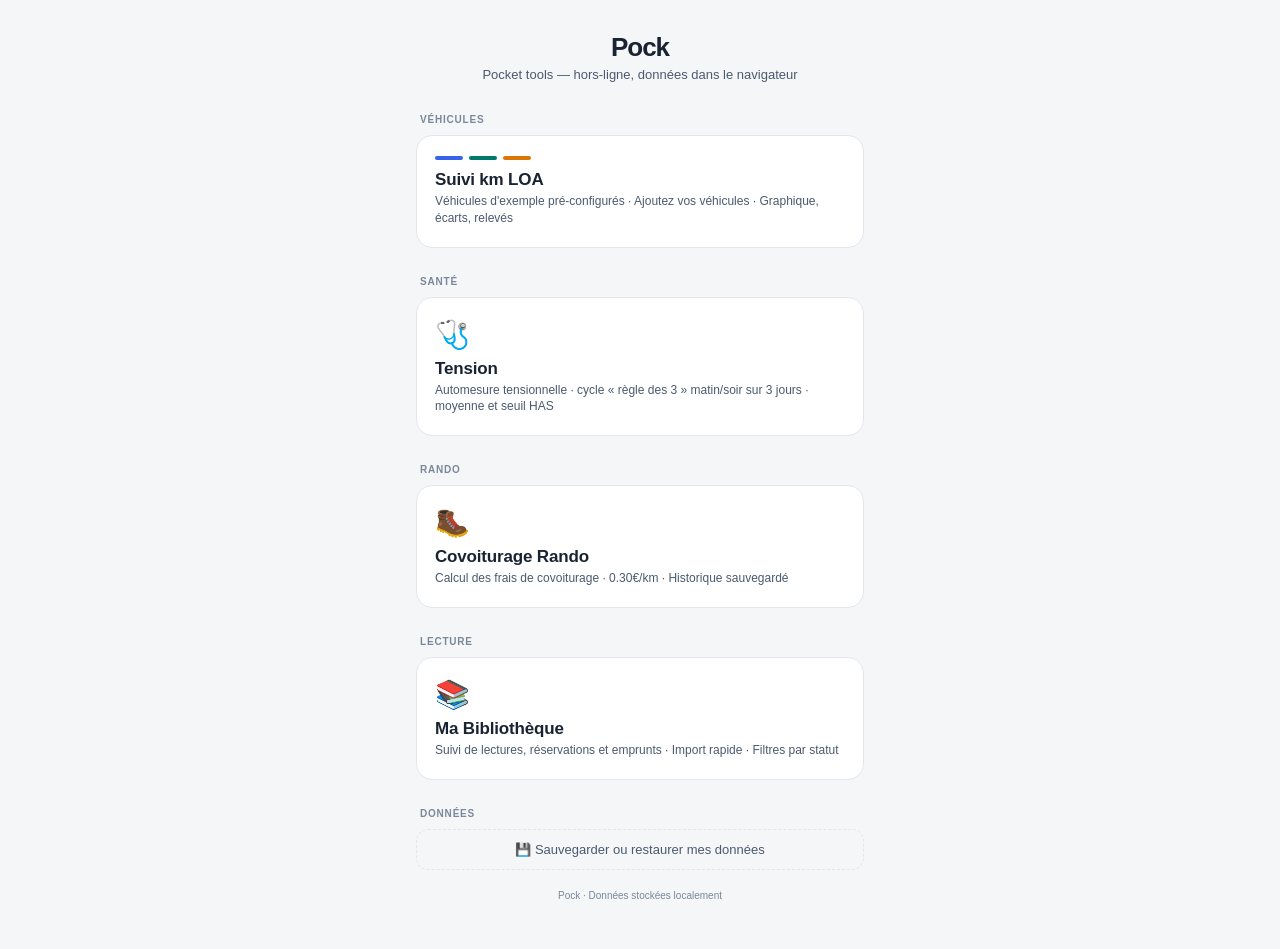
<file: index.html>
<!DOCTYPE html>
<html lang="fr">
<head>
<meta charset="UTF-8">
<meta name="viewport" content="width=device-width, initial-scale=1.0">
<title>Pock — Pocket Tools</title>
<meta name="description" content="Pock — pocket tools personnels, hors-ligne">
<meta name="theme-color" content="#1a2332" media="(prefers-color-scheme: light)">
<meta name="theme-color" content="#0c0e14" media="(prefers-color-scheme: dark)">
<meta name="apple-mobile-web-app-capable" content="yes">
<meta name="apple-mobile-web-app-status-bar-style" content="black-translucent">
<meta name="apple-mobile-web-app-title" content="Pock">
<link rel="manifest" href="manifest.json">
<link rel="icon" href="icon-192-v2.png" type="image/png">
<link rel="apple-touch-icon" href="apple-touch-icon-v2.png">
<link rel="stylesheet" href="common.css">
<style>
  .wrap { max-width:480px; width:100%; margin:0 auto; padding:32px 16px 48px; }
  h1 { font-size:26px; font-weight:700; letter-spacing:-0.04em; text-align:center; margin-bottom:4px; }
  .tagline { text-align:center; font-size:13px; color:var(--text2); margin-bottom:32px; }
  .section-label { font-size:10px; font-weight:700; text-transform:uppercase; letter-spacing:0.08em; color:var(--text3); margin-bottom:10px; padding-left:4px; }
  .cards { display:flex; flex-direction:column; gap:10px; margin-bottom:28px; }
  a.card { display:block; text-decoration:none; background:var(--surface); border:1px solid var(--border); border-radius:16px; padding:20px 18px; transition:transform .15s,box-shadow .15s; color:var(--text); }
  a.card:hover { transform:translateY(-2px); box-shadow:0 8px 24px rgba(0,0,0,.06); }
  .card-icon { font-size:28px; margin-bottom:8px; }
  .card-dots { display:flex; gap:6px; margin-bottom:10px; }
  .card-dots span { width:28px; height:4px; border-radius:2px; }
  .card-name { font-size:17px; font-weight:700; color:var(--text); margin-bottom:3px; letter-spacing:-0.01em; }
  .card-detail { font-size:12px; color:var(--text2); line-height:1.4; }

  /* Data panel */
  .data-toggle { width:100%; background:none; border:1px dashed var(--border); border-radius:12px; padding:12px; font-size:13px; color:var(--text2); cursor:pointer; font-family:var(--font-sans); display:flex; align-items:center; justify-content:center; gap:8px; transition:all .15s; }
  .data-toggle:hover { border-color:var(--text3); color:var(--text); }
  .data-panel { background:var(--surface); border:1px solid var(--border); border-radius:12px; padding:16px; margin-top:10px; animation:pockFadeIn .25s ease both; }
  .data-panel h3 { font-size:13px; font-weight:700; margin-bottom:6px; }
  .data-panel p { font-size:12px; color:var(--text2); line-height:1.5; margin-bottom:12px; }
  .data-actions { display:flex; gap:8px; flex-wrap:wrap; }
  .data-btn { flex:1; min-width:120px; padding:10px 12px; font-size:13px; font-weight:600; border-radius:8px; border:1px solid var(--border); background:var(--bg); cursor:pointer; font-family:var(--font-sans); color:var(--text); }
  .data-btn:hover { border-color:var(--text3); }
  .data-btn.primary { background:var(--accent); color:#fff; border-color:var(--accent); }
  .data-btn.primary:hover { opacity:.9; }
  .data-msg { font-size:12px; margin-top:10px; padding:8px 10px; border-radius:6px; }
  .data-msg.ok { background:#ecfdf5; color:#166534; border:1px solid #6ee7b7; }
  .data-msg.err { background:#fef2f2; color:#991b1b; border:1px solid #fca5a5; }
  .data-mode { display:flex; gap:6px; margin-top:8px; font-size:12px; color:var(--text2); }
  .data-mode label { display:flex; gap:4px; cursor:pointer; align-items:center; }
  .data-input { width:100%; padding:10px 12px; font-size:16px; border:1px solid var(--border); border-radius:8px; background:var(--bg); color:var(--text); font-family:var(--font-sans); margin-bottom:8px; }
  .sync-status { font-size:12px; color:var(--text2); margin-bottom:10px; }

  .footer { text-align:center; font-size:10px; color:var(--text3); margin-top:20px; }

  a.card { animation:pockFadeIn .35s ease both; }
  a.card:nth-child(2) { animation-delay:.06s; }

  /* Dark mode — pastels d'état illisibles sur fond sombre, dérivés en teintes
     foncées (la palette de base est gérée par common.css). */
  @media (prefers-color-scheme: dark) {
    a.card:hover { box-shadow:0 8px 24px rgba(0,0,0,.4); }
    .data-msg.ok  { background:#0e2a1f; color:#6ee7b7; border-color:#1f5e44; }
    .data-msg.err { background:#2a1416; color:#fca5a5; border-color:#5e2730; }
  }
</style>
</head>
<body>
<div class="wrap">
  <h1>Pock</h1>
  <p class="tagline">Pocket tools — hors-ligne, données dans le navigateur</p>

  <div class="section-label">Véhicules</div>
  <div class="cards">
    <a class="card" href="suivi-km-loa.html">
      <div class="card-dots" aria-hidden="true"><span style="background:#3563e9"></span><span style="background:#00796b"></span><span style="background:#d97706"></span></div>
      <div class="card-name">Suivi km LOA</div>
      <div class="card-detail">Véhicules d'exemple pré-configurés · Ajoutez vos véhicules · Graphique, écarts, relevés</div>
    </a>
  </div>

  <div class="section-label">Santé</div>
  <div class="cards">
    <a class="card" href="hta.html">
      <div class="card-icon" aria-hidden="true">🩺</div>
      <div class="card-name">Tension</div>
      <div class="card-detail">Automesure tensionnelle · cycle « règle des 3 » matin/soir sur 3 jours · moyenne et seuil HAS</div>
    </a>
  </div>

  <div class="section-label">Rando</div>
  <div class="cards">
    <a class="card" href="covoiturage-rando.html">
      <div class="card-icon" aria-hidden="true">🥾</div>
      <div class="card-name">Covoiturage Rando</div>
      <div class="card-detail">Calcul des frais de covoiturage · 0.30€/km · Historique sauvegardé</div>
    </a>
  </div>

  <div class="section-label">Lecture</div>
  <div class="cards">
    <a class="card" href="bibliotheque.html">
      <div class="card-icon" aria-hidden="true">📚</div>
      <div class="card-name">Ma Bibliothèque</div>
      <div class="card-detail">Suivi de lectures, réservations et emprunts · Import rapide · Filtres par statut</div>
    </a>
  </div>

  <div class="section-label">Données</div>
  <button class="data-toggle" id="dataToggle" aria-expanded="false" aria-controls="dataPanel">
    💾 Sauvegarder ou restaurer mes données
  </button>
  <div class="data-panel" id="dataPanel" hidden>
    <h3>Export</h3>
    <p>Télécharge un fichier JSON contenant toutes tes données (covoit, véhicules, relevés, livres). À conserver hors du navigateur.</p>
    <div class="data-actions">
      <button class="data-btn primary" id="btnExport">⬇ Télécharger l'export</button>
    </div>
    <h3 style="margin-top:16px">Import</h3>
    <p>Restaure depuis un fichier <code>pock-backup-*.json</code>.</p>
    <div class="data-mode">
      <label><input type="radio" name="importMode" value="merge" checked> Fusionner</label>
      <label><input type="radio" name="importMode" value="replace"> Remplacer tout</label>
    </div>
    <div class="data-actions" style="margin-top:10px">
      <input type="file" id="fileInput" accept="application/json,.json" style="display:none">
      <button class="data-btn" id="btnImport">⬆ Choisir un fichier</button>
    </div>
    <h3 style="margin-top:16px">Synchronisation</h3>
    <p>Optionnelle. Copie serveur personnelle (URL + token fournis par l'administrateur du serveur) : tes données sont synchronisées entre appareils et survivent à un nettoyage du navigateur. Sans configuration, rien n'est jamais envoyé nulle part.</p>
    <div class="sync-status" id="syncStatus"></div>
    <label for="syncUrl" style="font-size:12px;color:var(--text2)">URL du serveur</label>
    <input class="data-input" id="syncUrl" type="url" placeholder="https://exemple.duckdns.org" autocomplete="off">
    <label for="syncToken" style="font-size:12px;color:var(--text2)">Token</label>
    <input class="data-input" id="syncToken" type="password" placeholder="token" autocomplete="off">
    <div class="data-actions">
      <button class="data-btn primary" id="btnSyncEnable">Activer et tester</button>
      <button class="data-btn" id="btnSyncDisable">Désactiver</button>
    </div>
    <h3 style="margin-top:16px">État</h3>
    <p style="margin-bottom:6px" id="diagVersion">Version : —</p>
    <p style="margin-bottom:6px" id="diagSw">Service worker : —</p>
    <p style="margin-bottom:0" id="diagSync">Sync : —</p>
    <div id="dataMsg"></div>
  </div>

  <div class="footer">Pock · Données stockées localement</div>
</div>
<script src="common.js"></script>
<script>
  const toggle = document.getElementById('dataToggle');
  const panel = document.getElementById('dataPanel');
  toggle.addEventListener('click', () => {
    const open = !panel.hasAttribute('hidden');
    if (open) { panel.setAttribute('hidden', ''); toggle.setAttribute('aria-expanded', 'false'); }
    else { panel.removeAttribute('hidden'); toggle.setAttribute('aria-expanded', 'true'); refreshDiag(); }
  });

  document.getElementById('btnExport').addEventListener('click', () => {
    try {
      pockExportToFile();
      showMsg('Export téléchargé.', 'ok');
    } catch (err) {
      showMsg('Erreur : ' + err.message, 'err');
    }
  });

  const fileInput = document.getElementById('fileInput');
  document.getElementById('btnImport').addEventListener('click', () => fileInput.click());
  fileInput.addEventListener('change', async () => {
    const file = fileInput.files[0];
    if (!file) return;
    const mode = document.querySelector('input[name="importMode"]:checked').value;
    const warning = mode === 'replace'
      ? 'Remplacer TOUTES les données actuelles par celles du fichier ?\n(Données actuelles perdues définitivement)'
      : 'Importer les données du fichier et les fusionner avec les données actuelles ?';
    if (!confirm(warning)) { fileInput.value = ''; return; }
    try {
      const text = await file.text();
      const count = pockImportFromJSON(text, mode);
      showMsg('✓ ' + count + ' clé' + (count > 1 ? 's' : '') + ' importée' + (count > 1 ? 's' : '') + '. Recharge une app pour voir.', 'ok');
    } catch (err) {
      showMsg('Erreur : ' + err.message, 'err');
    } finally {
      fileInput.value = '';
    }
  });

  const syncUrl = document.getElementById('syncUrl');
  const syncToken = document.getElementById('syncToken');
  function refreshSyncStatus() {
    const cfg = pockSyncConfig();
    document.getElementById('syncStatus').textContent =
      cfg ? 'Sync activée vers ' + cfg.url : 'Sync désactivée.';
    if (cfg) syncUrl.value = cfg.url;
  }
  refreshSyncStatus();

  document.getElementById('btnSyncEnable').addEventListener('click', async () => {
    const url = syncUrl.value.trim().replace(/\/+$/, '');
    const token = syncToken.value.trim();
    if (!url || !token) { showMsg('URL et token requis.', 'err'); return; }
    if (!/^https:\/\//.test(url)) { showMsg("L'URL doit être en https://", 'err'); return; }
    try {
      const resp = await fetch(url + '/pock/km', { headers: { 'Authorization': 'Bearer ' + token } });
      if (resp.status === 401) { showMsg('Token refusé par le serveur.', 'err'); return; }
      if (!resp.ok && resp.status !== 404) { showMsg('Serveur injoignable (HTTP ' + resp.status + ').', 'err'); return; }
    } catch (err) {
      showMsg('Serveur injoignable : ' + err.message, 'err');
      return;
    }
    localStorage.setItem('pock-sync-url', url);
    localStorage.setItem('pock-sync-token', token);
    syncToken.value = '';
    refreshSyncStatus();
    showMsg('✓ Sync activée. Récupération des données…', 'ok');
    pockSyncPullAll();
  });

  document.getElementById('btnSyncDisable').addEventListener('click', () => {
    localStorage.removeItem('pock-sync-url');
    localStorage.removeItem('pock-sync-token');
    refreshSyncStatus();
    showMsg('Sync désactivée (données locales conservées).', 'ok');
  });

  // Panneau État — version dérivée du nom du cache SW (source unique,
  // pattern repris de la PWA WoL : pas de marqueur codé en dur qui drift).
  function refreshDiag() {
    if (window.caches) {
      caches.keys().then(names => {
        const ours = names.filter(n => n.indexOf('pock-v') === 0).sort();
        document.getElementById('diagVersion').textContent =
          'Version : ' + (ours.length ? ours[ours.length - 1] : 'cache absent (offline indisponible)');
      }).catch(() => {});
    }
    if ('serviceWorker' in navigator) {
      // .catch : sous file:// (smoke test) getRegistration() rejette
      navigator.serviceWorker.getRegistration().then(reg => {
        const sw = reg && (reg.active || reg.waiting || reg.installing);
        document.getElementById('diagSw').textContent =
          'Service worker : ' + (sw ? sw.state : 'non enregistré');
      }).catch(() => {});
    } else {
      document.getElementById('diagSw').textContent = 'Service worker : API absente';
    }
    const cfg = pockSyncConfig();
    let syncTxt = 'désactivée';
    if (cfg) {
      const meta = pockSyncMeta();
      const stamps = Object.keys(meta).map(k => meta[k]).filter(Boolean);
      const last = stamps.length ? new Date(Math.max.apply(null, stamps)).toLocaleString() : 'jamais';
      syncTxt = 'activée — dernière modification suivie : ' + last;
    }
    document.getElementById('diagSync').textContent = 'Sync : ' + syncTxt;
  }
  refreshDiag();

  function showMsg(text, kind) {
    const el = document.getElementById('dataMsg');
    el.className = 'data-msg ' + kind;
    el.textContent = text;
    if (kind === 'ok') setTimeout(() => { el.className = ''; el.textContent = ''; }, 5000);
  }
</script>
</body>
</html>
</file>
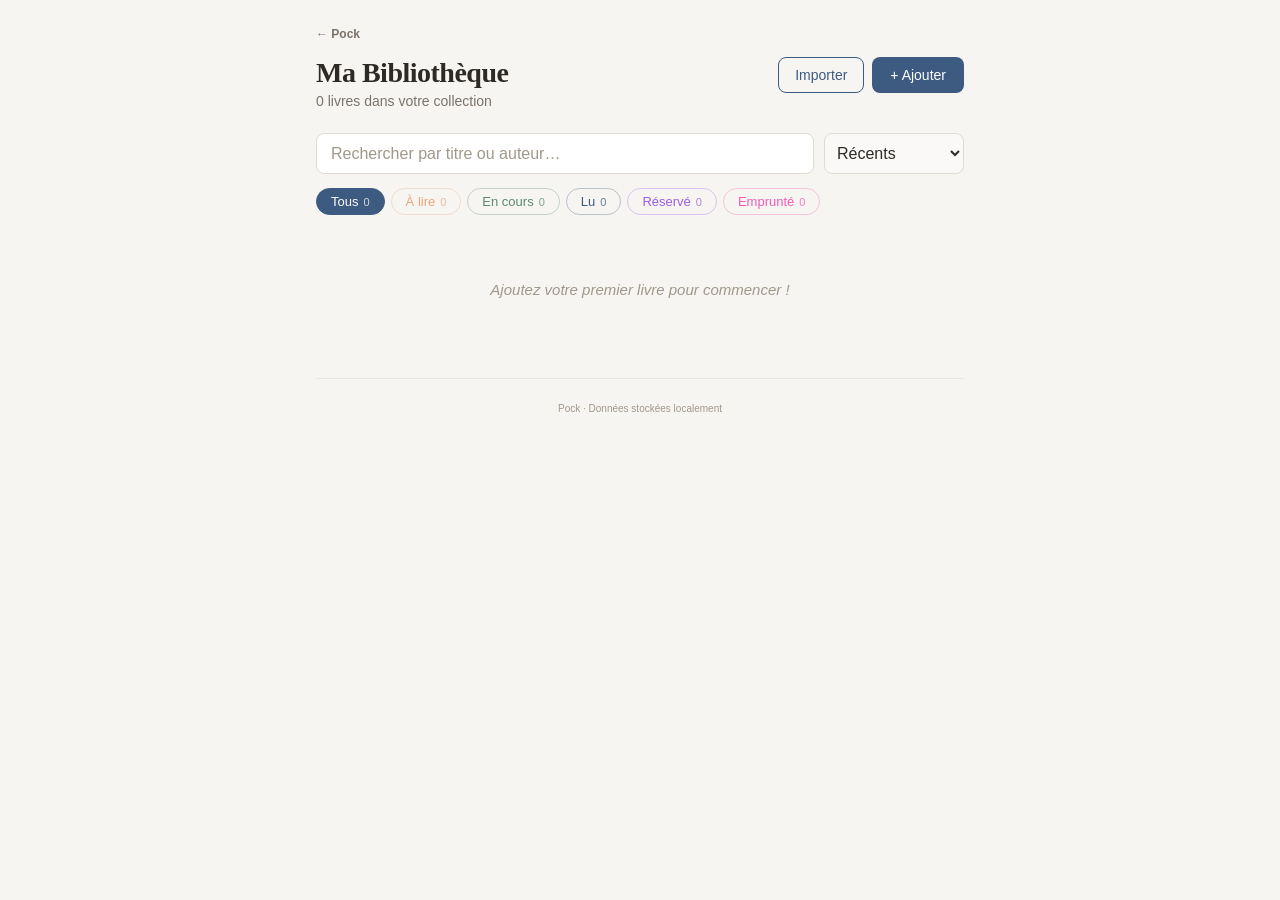
<file: bibliotheque.html>
<!DOCTYPE html>
<html lang="fr">
<head>
<meta charset="UTF-8">
<meta name="viewport" content="width=device-width, initial-scale=1.0">
<title>Ma Bibliothèque — Pock</title>
<meta name="description" content="Suivi de livres, réservations et lectures">
<meta name="theme-color" content="#3d5a80" media="(prefers-color-scheme: light)">
<meta name="theme-color" content="#14120f" media="(prefers-color-scheme: dark)">
<meta name="apple-mobile-web-app-capable" content="yes">
<meta name="apple-mobile-web-app-status-bar-style" content="black-translucent">
<meta name="apple-mobile-web-app-title" content="Biblio">
<link rel="manifest" href="manifest.json">
<link rel="icon" href="icon-192-v2.png" type="image/png">
<link rel="apple-touch-icon" href="apple-touch-icon-v2.png">
<link rel="stylesheet" href="common.css">
<style>
  :root {
    --bg: #f7f5f2; --surface: #fff; --border: #e0dbd5;
    --text: #2d2a26; --text2: #5a544e; --text3: #7a736a; --text4: #a09889;
    --blue: #3d5a80; --blue-bg: #eaf0f6;
    --accent: var(--blue);
  }
  .app { max-width: 680px; margin: 0 auto; padding: 24px 16px; }

  .header { display: flex; justify-content: space-between; align-items: flex-start; margin-bottom: 24px; gap: 12px; flex-wrap: wrap; }
  .title { font-family: var(--font-serif); font-size: 28px; font-weight: 700; letter-spacing: -0.5px; }
  .subtitle { font-size: 14px; color: var(--text3); margin-top: 4px; font-weight: 400; }
  .header-actions { display: flex; gap: 8px; }

  .btn { border: none; border-radius: 8px; cursor: pointer; font-family: var(--font-sans); transition: opacity .15s; font-size: 14px; font-weight: 500; }
  .btn:hover { opacity: .85; }
  .btn-primary { background: var(--blue); color: #fff; padding: 10px 18px; }
  .btn-secondary { background: transparent; color: var(--blue); border: 1.5px solid var(--blue); padding: 9px 16px; border-radius: 8px; cursor: pointer; font-size: 14px; font-weight: 500; font-family: var(--font-sans); }
  .btn-ghost { background: none; border: none; color: var(--text3); font-size: 14px; cursor: pointer; padding: 10px 14px; font-family: var(--font-sans); }
  .btn-danger { background: none; border: none; color: #c0392b; font-size: 13px; cursor: pointer; padding: 8px 0; font-family: var(--font-sans); }
  .btn-icon { background: none; border: none; color: var(--text3); font-size: 16px; cursor: pointer; padding: 6px 10px; border-radius: 6px; }
  .btn-icon:hover { background: #f0ede9; }
  .btn-icon.del:hover { color: #c0392b; }

  .form-card { background: var(--surface); border-radius: 12px; padding: 20px; margin-bottom: 20px; box-shadow: 0 2px 12px rgba(0,0,0,0.06); animation: slideIn .25s ease; }
  .form-title { font-family: var(--font-serif); font-size: 18px; margin-bottom: 14px; }
  .form-grid { display: grid; grid-template-columns: 1fr 1fr; gap: 10px; }
  .form-actions { display: flex; justify-content: flex-end; gap: 8px; margin-top: 14px; }

  input, textarea, select { font-family: var(--font-sans); font-size: 16px; padding: 10px 12px; border: 1.5px solid var(--border); border-radius: 8px; background: #faf9f7; color: var(--text); outline: none; transition: border .2s; }
  input:focus, textarea:focus, select:focus { border-color: var(--blue); }
  textarea { width: 100%; resize: vertical; }
  ::placeholder { color: var(--text4); }

  .hint { font-size: 13px; color: var(--text3); margin-bottom: 10px; line-height: 1.5; }

  .controls { display: flex; gap: 10px; margin-bottom: 14px; }
  /* min-width: 0 — sans lui, la taille intrinsèque de l'input (placeholder)
     empêche le rétrécissement et pousse le select de tri hors du viewport
     (constaté ≤390px, fix 2026-06-12). */
  .search-input { flex: 1; min-width: 0; padding: 10px 14px; border: 1.5px solid var(--border); border-radius: 8px; font-size: 16px; background: var(--surface); }
  .sort-select { width: 140px; font-size: 16px; padding: 10px 8px; }

  .pills { display: flex; gap: 6px; flex-wrap: wrap; margin-bottom: 18px; }
  .pill { background: transparent; border: 1.5px solid var(--border); border-radius: 20px; padding: 5px 14px; font-size: 13px; cursor: pointer; font-weight: 500; transition: all .2s; display: flex; align-items: center; gap: 5px; font-family: var(--font-sans); }
  .pill.active { background: var(--blue); color: #fff; border-color: var(--blue); }
  .pill-count { font-size: 11px; opacity: 0.75; }

  .book-list { display: flex; flex-direction: column; gap: 8px; }
  .empty { text-align: center; padding: 48px 16px; color: var(--text4); font-size: 15px; font-style: italic; }

  .book-card { background: var(--surface); border-radius: 10px; padding: 14px 16px; box-shadow: 0 1px 6px rgba(0,0,0,0.04); animation: pockFadeIn .3s ease both; }
  .book-main { display: flex; align-items: flex-start; gap: 12px; }
  .status-dot { width: 10px; height: 10px; border-radius: 50%; margin-top: 6px; flex-shrink: 0; }
  .book-info { flex: 1; min-width: 0; }
  .book-title { font-size: 15px; font-weight: 600; line-height: 1.3; font-family: var(--font-serif); }
  .book-author { font-size: 13px; color: var(--text2); margin-top: 2px; font-style: italic; }
  .book-note { font-size: 12px; color: var(--text3); margin-top: 4px; }
  .badge { font-size: 11px; font-weight: 600; padding: 3px 10px; border-radius: 12px; white-space: nowrap; flex-shrink: 0; }
  .book-actions { display: flex; align-items: center; gap: 4px; margin-top: 8px; padding-left: 22px; }
  .mini-select { padding: 4px 8px; border: 1px solid var(--border); border-radius: 6px; font-size: 16px; background: #faf9f7; cursor: pointer; }

  .footer { text-align: center; margin-top: 32px; padding-top: 16px; border-top: 1px solid #e8e4df; }
  .footer-text { font-size: 10px; color: var(--text4); margin-top: 8px; }

  @keyframes slideIn { from { opacity: 0; transform: translateY(-8px); } to { opacity: 1; transform: translateY(0); } }

  @media (max-width: 480px) {
    .form-grid { grid-template-columns: 1fr; }
    .header { flex-direction: column; }
  }

  /* Dark mode auto — override palette beige + classes à couleurs en dur.
     Les badges de statut (pastels injectés en JS, l.~199) restent des chips
     clairs lisibles sur fond sombre, volontairement non modifiés. */
  @media (prefers-color-scheme: dark) {
    :root {
      --bg: #14120f; --surface: #1d1a16; --border: #322d27;
      --text: #ece8e2; --text2: #b3aaa0; --text3: #8a8076; --text4: #6b6358;
      --blue: #6f93c0; --blue-bg: #1a2230;
    }
    .btn-danger, .btn-icon.del:hover { color: #e06a5d; }
    .btn-icon:hover { background: rgba(255,255,255,.06); }
    input, textarea, select, .mini-select { background: #211d18; }
    .footer { border-top-color: var(--border); }
  }
</style>
</head>
<body>
<div class="app" id="app"></div>
<script src="common.js"></script>
<script>
const STATUSES = {
  to_read: { label: "À lire", color: "#e8a87c", bg: "#fef3ec" },
  reading: { label: "En cours", color: "#5b8a72", bg: "#eef5f0" },
  read: { label: "Lu", color: "#3d5a80", bg: "#eaf0f6" },
  reserved: { label: "Réservé", color: "#9b5de5", bg: "#f3ecfc" },
  borrowed: { label: "Emprunté", color: "#f15bb5", bg: "#fdeef6" },
};
const STORAGE_KEY = "pock-biblio-books";

let books = JSON.parse(localStorage.getItem(STORAGE_KEY) || "[]");
let search = "";
let filterStatus = "all";
let sortBy = "date";
let showAdd = false;
let showImport = false;
let editingId = null;
let form = { title: "", author: "", note: "", status: "to_read" };

function save() { localStorage.setItem(STORAGE_KEY, JSON.stringify(books)); }

function parseImport(text) {
  const PRIMARY_SEP = /\t|\s*[;|]\s*/;          // tab, ;, |
  const DASH_SEP = /\s+[–—-]+\s+/;              // tiret entouré d'espaces seulement
  return text.split("\n").filter(l => l.trim()).map(line => {
    let parts = line.split(PRIMARY_SEP).map(s => s.trim()).filter(Boolean);
    if (parts.length === 1) parts = line.split(DASH_SEP).map(s => s.trim()).filter(Boolean);
    if (parts.length >= 2) return { title: parts[0], author: parts[1], note: parts.slice(2).join(" ") };
    if (parts.length === 1) return { title: parts[0], author: "", note: "" };
    return null;
  }).filter(Boolean);
}

function render() {
  const q = search.toLowerCase();
  const filtered = books
    .filter(b => {
      if (filterStatus !== "all" && b.status !== filterStatus) return false;
      if (q && !b.title.toLowerCase().includes(q) && !(b.author||"").toLowerCase().includes(q)) return false;
      return true;
    })
    .sort((a, b) => {
      if (sortBy === "title") return a.title.localeCompare(b.title, "fr");
      if (sortBy === "author") return (a.author||"").localeCompare(b.author||"", "fr");
      // Date: récents d'abord. Tri stable par id en cas d'égalité (batch import).
      const dateDiff = (b.addedAt || 0) - (a.addedAt || 0);
      return dateDiff !== 0 ? dateDiff : String(b.id || '').localeCompare(String(a.id || ''));
    });

  const counts = { all: books.length };
  Object.keys(STATUSES).forEach(k => { counts[k] = books.filter(b => b.status === k).length; });

  // Form HTML
  let formHtml = '';
  if (showAdd || editingId) {
    formHtml = `<div class="form-card">
      <div class="form-title">${editingId ? 'Modifier' : 'Nouveau livre'}</div>
      <div class="form-grid">
        <input id="fTitle" placeholder="Titre" value="${esc(form.title)}">
        <input id="fAuthor" placeholder="Auteur" value="${esc(form.author)}">
        <select id="fStatus" aria-label="Statut">${Object.entries(STATUSES).map(([k,v]) => `<option value="${k}" ${form.status===k?'selected':''}>${v.label}</option>`).join('')}</select>
        <input id="fNote" placeholder="Note (optionnel)" value="${esc(form.note)}">
      </div>
      <div class="form-actions">
        <button class="btn-ghost" onclick="closeForm()">Annuler</button>
        <button class="btn btn-primary" onclick="${editingId ? 'doUpdate()' : 'doAdd()' }">${editingId ? 'Enregistrer' : 'Ajouter'}</button>
      </div>
    </div>`;
  }

  let importHtml = '';
  if (showImport) {
    importHtml = `<div class="form-card">
      <div class="form-title">Importer des livres</div>
      <p class="hint">Collez un extrait : un livre par ligne, séparé par tabulation, point-virgule ou tiret.<br>Format : <em>Titre ; Auteur ; Note</em></p>
      <textarea id="importArea" rows="6" placeholder="L'Étranger ; Albert Camus&#10;Le Petit Prince ; Saint-Exupéry"></textarea>
      <div class="form-actions">
        <button class="btn-ghost" onclick="showImport=false;render()">Annuler</button>
        <button class="btn btn-primary" onclick="doImport()">Importer</button>
      </div>
    </div>`;
  }

  // Pills
  const pillsHtml = `<button class="pill ${filterStatus==='all'?'active':''}" onclick="setFilter('all')">Tous <span class="pill-count">${counts.all}</span></button>` +
    Object.entries(STATUSES).map(([k,v]) => {
      const isActive = filterStatus === k;
      const style = isActive ? `background:${v.color};border-color:${v.color};color:#fff` : `color:${v.color};border-color:${v.color}55`;
      return `<button class="pill ${isActive?'active':''}" style="${style}" onclick="setFilter('${k}')">${v.label} <span class="pill-count">${counts[k]||0}</span></button>`;
    }).join('');

  // Books
  let booksHtml = '';
  if (filtered.length === 0) {
    booksHtml = `<div class="empty">${books.length === 0 ? "Ajoutez votre premier livre pour commencer !" : "Aucun résultat."}</div>`;
  } else {
    booksHtml = filtered.map(book => {
      const s = STATUSES[book.status] || STATUSES.to_read;
      const safeTitle = esc(book.title);
      return `<div class="book-card">
        <div class="book-main">
          <div class="status-dot" style="background:${s.color}" aria-hidden="true"></div>
          <div class="book-info">
            <div class="book-title">${safeTitle}</div>
            ${book.author ? `<div class="book-author">${esc(book.author)}</div>` : ''}
            ${book.note ? `<div class="book-note">${esc(book.note)}</div>` : ''}
          </div>
          <span class="badge" style="background:${s.bg};color:${s.color}">${s.label}</span>
        </div>
        <div class="book-actions">
          <select class="mini-select" aria-label="Changer le statut de ${safeTitle}" onchange="changeStatus('${book.id}',this.value)">${Object.entries(STATUSES).map(([k,v]) => `<option value="${k}" ${book.status===k?'selected':''}>${v.label}</option>`).join('')}</select>
          <button class="btn-icon" aria-label="Modifier ${safeTitle}" title="Modifier" onclick="startEdit('${book.id}')">✎</button>
          <button class="btn-icon del" aria-label="Supprimer ${safeTitle}" title="Supprimer" onclick="deleteBook('${book.id}')">✕</button>
        </div>
      </div>`;
    }).join('');
  }

  document.getElementById("app").innerHTML = `
    <a class="pock-back" href="index.html">← Pock</a>
    <div class="header">
      <div>
        <div class="title">Ma Bibliothèque</div>
        <div class="subtitle">${books.length} livre${books.length !== 1 ? 's' : ''} dans votre collection</div>
      </div>
      <div class="header-actions">
        <button class="btn-secondary" onclick="openImport()">Importer</button>
        <button class="btn btn-primary" onclick="openAdd()">+ Ajouter</button>
      </div>
    </div>
    ${formHtml}
    ${importHtml}
    <div class="controls">
      <input class="search-input" id="searchInput" placeholder="Rechercher par titre ou auteur…" value="${esc(search)}" aria-label="Rechercher">
      <select class="sort-select" id="sortSelect" aria-label="Trier">
        <option value="date" ${sortBy==='date'?'selected':''}>Récents</option>
        <option value="title" ${sortBy==='title'?'selected':''}>Titre A→Z</option>
        <option value="author" ${sortBy==='author'?'selected':''}>Auteur A→Z</option>
      </select>
    </div>
    <div class="pills">${pillsHtml}</div>
    <div class="book-list">${booksHtml}</div>
    ${books.length > 0 ? `<div class="footer"><button class="btn-danger" onclick="resetAll()">Tout supprimer</button><div class="footer-text">Pock · Données stockées localement</div></div>` : '<div class="footer"><div class="footer-text">Pock · Données stockées localement</div></div>'}
  `;

  // Bind search & sort (preserve cursor position on search)
  const si = document.getElementById("searchInput");
  if (si) si.addEventListener("input", e => {
    const pos = e.target.selectionStart;
    search = e.target.value;
    render();
    const n = document.getElementById("searchInput");
    if (n) { n.focus(); try { n.setSelectionRange(pos, pos); } catch(_){} }
  });
  const ss = document.getElementById("sortSelect");
  if (ss) ss.addEventListener("change", e => { sortBy = e.target.value; render(); });
}

function openAdd() { showAdd = true; showImport = false; editingId = null; form = { title: "", author: "", note: "", status: "to_read" }; render(); }
function openImport() { showImport = true; showAdd = false; editingId = null; render(); }
function closeForm() { showAdd = false; editingId = null; render(); }

function readForm() {
  return {
    title: (document.getElementById("fTitle")?.value || "").trim(),
    author: (document.getElementById("fAuthor")?.value || "").trim(),
    note: (document.getElementById("fNote")?.value || "").trim(),
    status: document.getElementById("fStatus")?.value || "to_read",
  };
}

function doAdd() {
  const f = readForm();
  if (!f.title) return;
  books.push({ id: genId(), ...f, addedAt: Date.now() });
  save(); showAdd = false; render();
}

function doUpdate() {
  const f = readForm();
  if (!f.title) return;
  books = books.map(b => b.id === editingId ? { ...b, ...f } : b);
  save(); editingId = null; render();
}

function startEdit(id) {
  const book = books.find(b => b.id === id);
  if (!book) return;
  editingId = id;
  form = { title: book.title, author: book.author || "", note: book.note || "", status: book.status };
  showAdd = false; showImport = false; render();
}

function deleteBook(id) {
  const book = books.find(b => b.id === id);
  if (!book) return;
  if (!confirm(`Supprimer « ${book.title} » ?`)) return;
  books = books.filter(b => b.id !== id);
  save(); render();
}

function changeStatus(id, status) {
  books = books.map(b => b.id === id ? { ...b, status } : b);
  save(); render();
}

function doImport() {
  const text = document.getElementById("importArea")?.value || "";
  const parsed = parseImport(text);
  if (!parsed.length) return;
  // Stagger addedAt by 1ms per entry so date sort is deterministic after batch import
  const base = Date.now();
  parsed.forEach((b, i) => books.push({ id: genId(), status: "to_read", addedAt: base + i, ...b }));
  save(); showImport = false; render();
}

function setFilter(s) { filterStatus = s; render(); }

function resetAll() {
  if (!confirm("Supprimer tous les livres ?")) return;
  books = [];
  localStorage.removeItem(STORAGE_KEY);
  render();
}

render();
</script>
</body>
</html>
</file>
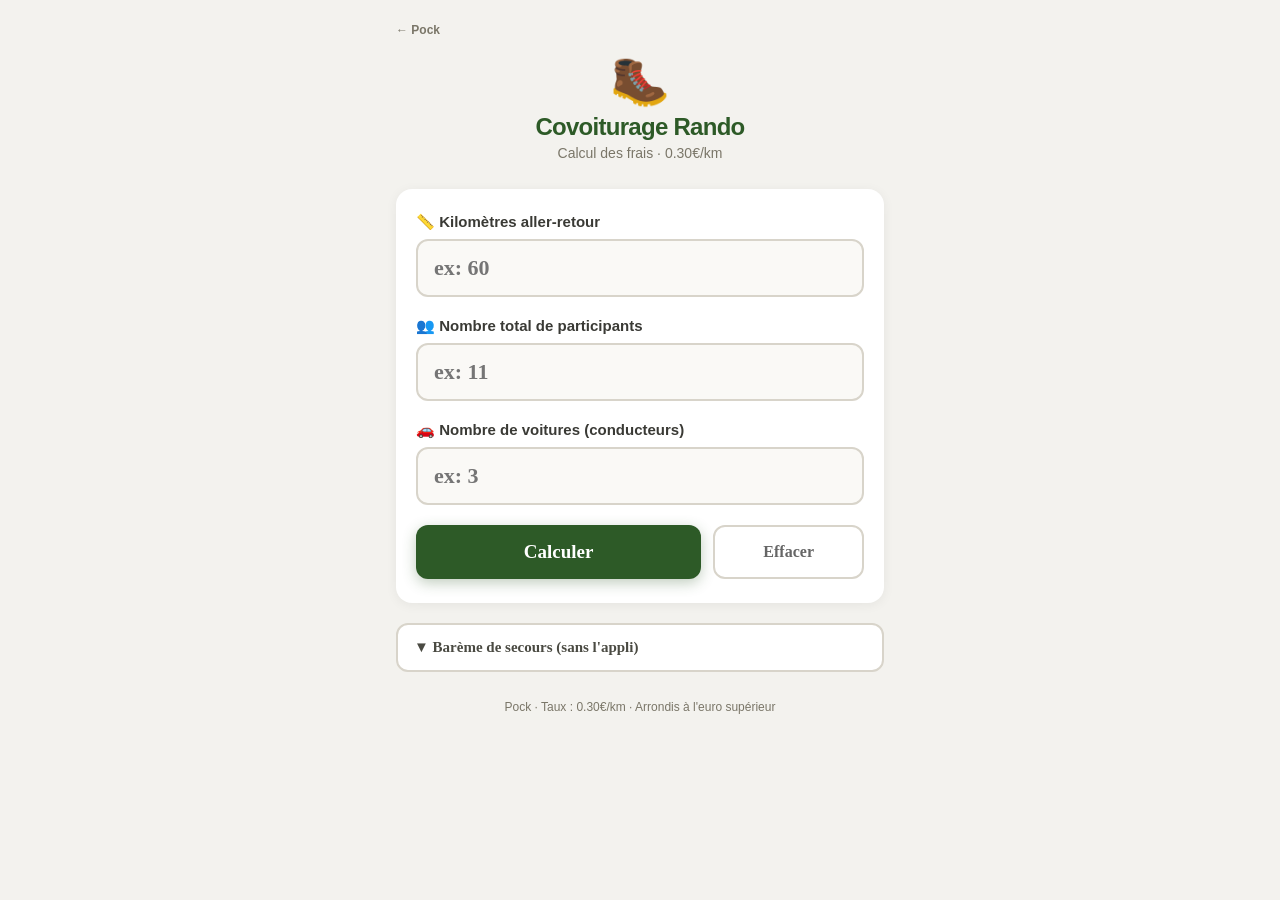
<file: covoiturage-rando.html>
<!DOCTYPE html>
<html lang="fr">
<head>
<meta charset="UTF-8">
<meta name="viewport" content="width=device-width, initial-scale=1.0">
<title>Covoiturage Rando — Pock</title>
<meta name="description" content="Calcul des frais de covoiturage pour les randonnées">
<meta name="theme-color" content="#2d5a27" media="(prefers-color-scheme: light)">
<meta name="theme-color" content="#0f120e" media="(prefers-color-scheme: dark)">
<meta name="apple-mobile-web-app-capable" content="yes">
<meta name="apple-mobile-web-app-status-bar-style" content="black-translucent">
<meta name="apple-mobile-web-app-title" content="Covoit Rando">
<link rel="manifest" href="manifest.json">
<link rel="icon" href="icon-192-v2.png" type="image/png">
<link rel="apple-touch-icon" href="apple-touch-icon-v2.png">
<link rel="stylesheet" href="common.css">
<style>
  :root {
    --bg: #f3f2ee; --surface: #fff; --border: #d8d4ca;
    --text: #2c2c2c; --text2: #4a4a42; --text3: #7a7668;
    --green: #2d5a27; --green-bg: #f0f7ef; --green-border: #c8ddc5;
    --danger: #c0392b; --danger-bg: #fdf0ef;
    --accent: var(--green);
  }
  .app { max-width: 520px; margin: 0 auto; padding: 20px 16px 40px; }
  .header { text-align: center; margin-bottom: 28px; }
  .icon { font-size: 48px; margin-bottom: 4px; }
  .title { font-size: 24px; font-weight: 700; color: var(--green); letter-spacing: -0.03em; margin-bottom: 4px; }
  .subtitle { font-size: 14px; color: var(--text3); }
  .card { background: var(--surface); border-radius: 16px; padding: 24px 20px; box-shadow: 0 2px 12px rgba(0,0,0,0.06); margin-bottom: 20px; }
  .input-group { margin-bottom: 20px; }
  .input-group label { display: block; font-size: 15px; font-weight: 600; margin-bottom: 8px; color: #3a3a35; }
  .input-group input { width: 100%; padding: 14px 16px; font-size: 22px; font-weight: 700; border: 2px solid var(--border); border-radius: 12px; background: #faf9f6; color: var(--text); font-family: var(--font-serif); outline: none; transition: border-color .2s; }
  .input-group input:focus { border-color: var(--green); }
  .error { font-size: 14px; color: var(--danger); margin: 0 0 12px; padding: 8px 12px; background: var(--danger-bg); border-radius: 8px; }
  .btn-row { display: flex; gap: 12px; margin-top: 8px; }
  .btn { border: none; border-radius: 12px; cursor: pointer; font-family: var(--font-serif); transition: all .15s; }
  .btn:hover { opacity: .88; }
  .btn-primary { flex: 2; padding: 16px 20px; font-size: 19px; font-weight: 700; background: var(--green); color: #fff; box-shadow: 0 4px 14px rgba(45,90,39,0.3); }
  .btn-primary:disabled { background: var(--border); color: #999; box-shadow: none; cursor: default; }
  .btn-secondary { flex: 1; padding: 16px 12px; font-size: 16px; font-weight: 600; border: 2px solid var(--border); background: #fff; color: #666; border-radius: 12px; cursor: pointer; font-family: var(--font-serif); }
  .result-card { background: var(--surface); border-radius: 16px; padding: 24px 20px; box-shadow: 0 2px 16px rgba(45,90,39,0.1); border: 2px solid var(--green); margin-bottom: 20px; }
  .result-title { font-size: 20px; font-weight: 700; color: var(--green); text-align: center; margin-bottom: 20px; }
  .big-result { background: var(--green-bg); border-radius: 14px; padding: 20px 16px; margin-bottom: 20px; }
  .big-item { text-align: center; display: flex; flex-direction: column; align-items: center; gap: 4px; }
  .big-label { font-size: 15px; color: var(--text2); font-weight: 600; }
  .big-amount { font-size: 42px; font-weight: 700; color: var(--text); line-height: 1.1; font-family: var(--font-mono); }
  .big-amount-green { font-size: 42px; font-weight: 700; color: var(--green); line-height: 1.1; font-family: var(--font-mono); }
  .net-note { font-size: 13px; color: var(--text3); font-style: italic; }
  .result-divider { height: 1px; background: var(--green-border); margin: 16px 0; }
  .detail-box { background: #f8f7f4; border-radius: 12px; padding: 16px 14px; margin-bottom: 16px; }
  .detail-heading { font-size: 13px; font-weight: 700; text-transform: uppercase; letter-spacing: 0.06em; color: var(--text2); margin-bottom: 12px; }
  .detail-row { display: flex; justify-content: space-between; align-items: center; padding: 6px 0; font-size: 14px; color: #4a4a45; border-bottom: 1px solid #eae8e2; flex-wrap: wrap; gap: 4px; }
  .detail-row:last-child { border-bottom: none; }
  .detail-val { font-weight: 600; color: var(--text); text-align: right; }
  .surplus-row { color: var(--green); font-weight: 600; border-bottom: none; }
  .save-btn { width: 100%; padding: 12px; font-size: 16px; font-weight: 600; border-radius: 10px; border: 2px solid var(--border); background: #fff; color: #4a4a45; cursor: pointer; font-family: var(--font-serif); }
  .save-btn:hover { background: #f8f7f4; }
  .tier-section { margin-bottom: 20px; }
  .tier-toggle { width: 100%; padding: 14px 16px; font-size: 15px; font-weight: 600; border-radius: 12px; border: 2px solid var(--border); background: #fff; color: var(--text2); cursor: pointer; font-family: var(--font-serif); text-align: left; }
  .tier-card { background: #fff; border-radius: 0 0 12px 12px; padding: 16px; border: 2px solid var(--border); border-top: none; }
  .tier-note { font-size: 13px; color: var(--text3); font-style: italic; margin-bottom: 12px; line-height: 1.5; }
  .tier-table { border-radius: 10px; overflow: hidden; border: 1px solid #e0ddd6; }
  .tier-header { display: flex; background: var(--green); color: #fff; }
  .tier-header-cell { flex: 1; padding: 10px 14px; font-size: 14px; font-weight: 700; text-align: center; }
  .tier-row { display: flex; }
  .tier-row:nth-child(even) { background: #f8f7f4; }
  .tier-cell { flex: 1; padding: 10px 14px; font-size: 15px; text-align: center; }
  .history { background: var(--surface); border-radius: 16px; padding: 20px 16px; box-shadow: 0 2px 12px rgba(0,0,0,0.06); margin-bottom: 20px; }
  .history-title { font-size: 18px; font-weight: 700; margin-bottom: 14px; color: #3a3a35; }
  .history-item { padding: 10px 0; border-bottom: 1px solid #eae8e2; }
  .history-item:last-of-type { border-bottom: none; }
  .history-date { font-size: 13px; color: var(--text3); font-weight: 600; }
  .history-detail { font-size: 14px; color: #3a3a35; margin-top: 2px; }
  .history-clear { margin-top: 12px; padding: 8px 14px; font-size: 14px; border: 1px solid var(--border); border-radius: 8px; background: transparent; color: #999; cursor: pointer; font-family: var(--font-serif); }
  .footer { text-align: center; font-size: 12px; color: var(--text3); padding: 8px 0; }
  .card, .result-card, .history { animation: pockFadeIn .35s ease both; }

  /* Dark mode auto — override palette + classes à couleurs en dur */
  @media (prefers-color-scheme: dark) {
    :root {
      --bg: #0f120e; --surface: #181c16; --border: #2c3128;
      --text: #e6e8e2; --text2: #aab0a2; --text3: #828876;
      --green: #6fae66; --green-bg: #18251a; --green-border: #2f5e2a;
      --danger: #e06a5d; --danger-bg: #2a1614;
    }
    .input-group label { color: var(--text); }
    .input-group input { background: #20251c; }
    .btn-primary { box-shadow: 0 4px 14px rgba(0,0,0,.4); }
    .btn-primary:disabled { color: var(--text3); }
    .btn-secondary { background: var(--surface); color: var(--text2); }
    .detail-box { background: #20251c; }
    .detail-row { color: var(--text2); border-bottom-color: var(--border); }
    .save-btn { background: var(--surface); color: var(--text2); }
    .save-btn:hover { background: #20251c; }
    .tier-toggle, .tier-card { background: var(--surface); }
    .tier-table { border-color: var(--border); }
    .tier-row:nth-child(even) { background: rgba(255,255,255,.03); }
    .history-title, .history-detail { color: var(--text); }
    .history-item { border-bottom-color: var(--border); }
    .history-clear { color: var(--text3); }
  }
</style>
</head>
<body>
<div class="app" id="app"></div>
<script src="common.js"></script>
<script>
const RATE = 0.30;
const TIERS = [{min:0,max:10,amount:1},{min:11,max:20,amount:2},{min:21,max:40,amount:3},{min:41,max:60,amount:4},{min:61,max:80,amount:5},{min:81,max:100,amount:6},{min:101,max:130,amount:7}];
const HISTORY_KEY = "pock-covoit-history";

let history = JSON.parse(localStorage.getItem(HISTORY_KEY) || "[]");
let result = null;
let showTiers = false;
let formKm = "", formPart = "", formDriv = "";
let errorMsg = "";

function saveHistory() { localStorage.setItem(HISTORY_KEY, JSON.stringify(history)); }

function calc(km, p, d) {
  if (!km || !p || !d || p < d || d < 1 || km < 1) return null;
  const rawReimb = km * RATE;
  const reimbPerDriver = Math.ceil(rawReimb);
  const totalCost = d * reimbPerDriver;
  const rawPP = totalCost / p;
  const perPerson = Math.ceil(rawPP);
  const totalCollected = perPerson * p;
  return { km, participants: p, drivers: d, passengers: p - d, rawReimb: rawReimb.toFixed(2), reimbPerDriver, totalCost, rawPerPerson: rawPP.toFixed(2), perPerson, totalCollected, surplus: totalCollected - totalCost, driverNet: reimbPerDriver - perPerson };
}

function render() {
  const r = result;

  document.getElementById("app").innerHTML = `
    <a class="pock-back" href="index.html">← Pock</a>
    <div class="header">
      <div class="icon" aria-hidden="true">🥾</div>
      <div class="title">Covoiturage Rando</div>
      <div class="subtitle">Calcul des frais · ${RATE.toFixed(2)}€/km</div>
    </div>
    <div class="card">
      <div class="input-group"><label for="inKm">📏 Kilomètres aller-retour</label><input type="text" inputmode="numeric" pattern="[0-9]*" id="inKm" value="${esc(formKm)}" placeholder="ex: 60"></div>
      <div class="input-group"><label for="inPart">👥 Nombre total de participants</label><input type="text" inputmode="numeric" pattern="[0-9]*" id="inPart" value="${esc(formPart)}" placeholder="ex: 11"></div>
      <div class="input-group"><label for="inDriv">🚗 Nombre de voitures (conducteurs)</label><input type="text" inputmode="numeric" pattern="[0-9]*" id="inDriv" value="${esc(formDriv)}" placeholder="ex: 3"></div>
      ${errorMsg ? `<p class="error" role="alert">⚠️ ${esc(errorMsg)}</p>` : ''}
      <div class="btn-row">
        <button class="btn btn-primary" onclick="doCalc()">Calculer</button>
        <button class="btn-secondary" onclick="doReset()">Effacer</button>
      </div>
    </div>
    ${r ? `
    <div class="result-card">
      <div class="result-title">Résultat</div>
      <div class="big-result">
        <div class="big-item"><span class="big-label">Chaque participant paye</span><span class="big-amount">${r.perPerson}€</span></div>
        <div class="result-divider"></div>
        <div class="big-item"><span class="big-label">Chaque conducteur reçoit</span><span class="big-amount-green">${r.reimbPerDriver}€</span><span class="net-note">(net après sa part : ${r.driverNet}€)</span></div>
      </div>
      <div class="detail-box">
        <div class="detail-heading">Détail</div>
        <div class="detail-row"><span>Trajet aller-retour</span><span class="detail-val">${r.km} km</span></div>
        <div class="detail-row"><span>Participants</span><span class="detail-val">${r.participants} (${r.drivers} conducteur${r.drivers>1?'s':''} + ${r.passengers} passager${r.passengers>1?'s':''})</span></div>
        <div class="detail-row"><span>Remboursement par voiture</span><span class="detail-val">${r.km} × ${RATE.toFixed(2)}€ = ${r.rawReimb}€ → <strong>${r.reimbPerDriver}€</strong></span></div>
        <div class="detail-row"><span>Coût total</span><span class="detail-val">${r.drivers} × ${r.reimbPerDriver}€ = ${r.totalCost}€</span></div>
        <div class="detail-row"><span>Part par personne</span><span class="detail-val">${r.totalCost}€ ÷ ${r.participants} = ${r.rawPerPerson}€ → <strong>${r.perPerson}€</strong></span></div>
        <div class="detail-row"><span>Total collecté</span><span class="detail-val">${r.participants} × ${r.perPerson}€ = ${r.totalCollected}€</span></div>
        ${r.surplus > 0 ? `<div class="detail-row surplus-row"><span>Excédent (caisse du club)</span><span class="detail-val">+${r.surplus}€</span></div>` : ''}
      </div>
      <button class="save-btn" onclick="doSave()">💾 Enregistrer dans l'historique</button>
    </div>` : ''}
    <div class="tier-section">
      <button class="tier-toggle" onclick="toggleTiers()" aria-expanded="${showTiers}" aria-controls="tierCard">${showTiers ? '▲' : '▼'} Barème de secours (sans l'appli)</button>
      ${showTiers ? `<div class="tier-card" id="tierCard"><p class="tier-note">Ce barème simplifié suppose ~4 personnes par voiture.<br>Préférez le calcul exact ci-dessus quand possible.</p><div class="tier-table"><div class="tier-header"><span class="tier-header-cell">Distance A/R</span><span class="tier-header-cell">Par personne</span></div>${TIERS.map(t=>`<div class="tier-row"><span class="tier-cell">${t.min} – ${t.max} km</span><span class="tier-cell" style="font-weight:700">${t.amount}€</span></div>`).join('')}</div></div>` : ''}
    </div>
    ${history.length > 0 ? `<div class="history"><div class="history-title">📋 Historique</div>${history.map(h=>`<div class="history-item"><div class="history-date">${esc(h.date)}</div><div class="history-detail">${h.km}km · ${h.participants} pers. · ${h.drivers} voit. → <strong>${h.perPerson}€/pers</strong> · <strong>${h.reimbPerDriver}€/conducteur</strong></div></div>`).join('')}<button class="history-clear" onclick="clearHistory()">Vider l'historique</button></div>` : ''}
    <div class="footer">Pock · Taux : ${RATE.toFixed(2)}€/km · Arrondis à l'euro supérieur</div>
  `;
  bindInput("inKm", v => { formKm = v; result = null; });
  bindInput("inPart", v => { formPart = v; result = null; });
  bindInput("inDriv", v => { formDriv = v; result = null; });
}

function syncForm() {
  const km = document.getElementById("inKm");
  const part = document.getElementById("inPart");
  const driv = document.getElementById("inDriv");
  if (km) formKm = km.value;
  if (part) formPart = part.value;
  if (driv) formDriv = driv.value;
}

function bindInput(id, setter) {
  const el = document.getElementById(id);
  if (!el) return;
  el.addEventListener("input", e => { setter(e.target.value); });
}

function doCalc() {
  syncForm();
  // Detect text/invalid entries
  const hasInvalid = [formKm, formPart, formDriv].some(v => v.trim() !== "" && isNaN(parseInt(v)));
  if (hasInvalid) { errorMsg = "Les champs doivent contenir uniquement des nombres"; result = null; render(); return; }
  const k = parseInt(formKm)||0, p = parseInt(formPart)||0, d = parseInt(formDriv)||0;
  if (!k || !p || !d) { errorMsg = "Remplis tous les champs"; result = null; render(); return; }
  if (k < 1 || p < 1 || d < 1) { errorMsg = "Les valeurs doivent être supérieures à 0"; result = null; render(); return; }
  if (p < d) { errorMsg = "Il ne peut pas y avoir plus de voitures que de participants"; result = null; render(); return; }
  errorMsg = "";
  result = calc(k, p, d);
  render();
}
function doReset() { formKm = ""; formPart = ""; formDriv = ""; result = null; errorMsg = ""; render(); }
function doSave() { if (!result) return; history = [{ ...result, date: new Date().toLocaleDateString("fr-FR") }, ...history.slice(0, 19)]; saveHistory(); render(); }
function toggleTiers() { syncForm(); showTiers = !showTiers; render(); }
function clearHistory() { syncForm(); history = []; saveHistory(); render(); }

render();
</script>
</body>
</html>
</file>
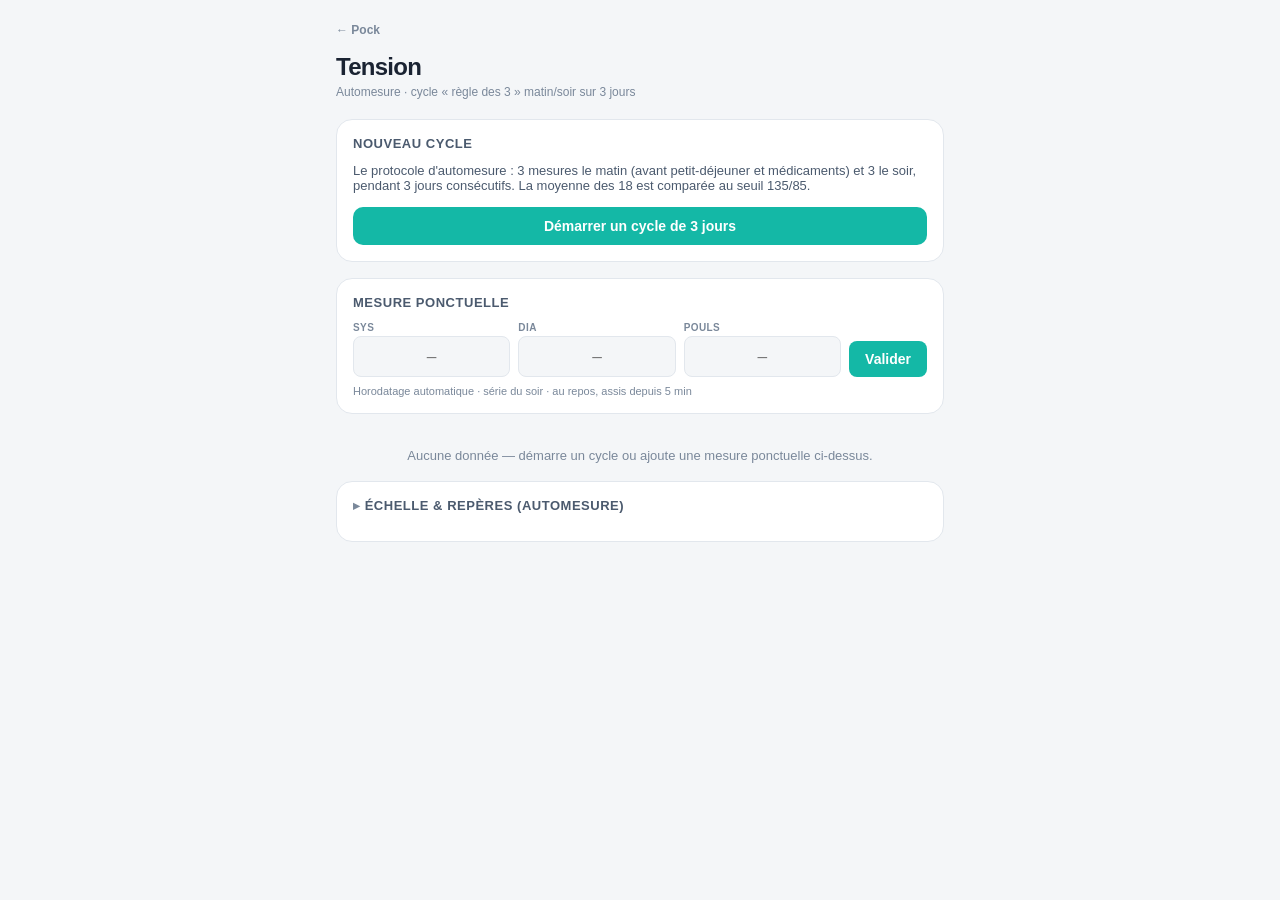
<file: hta.html>
<!DOCTYPE html>
<html lang="fr">
<head>
<meta charset="UTF-8">
<meta name="viewport" content="width=device-width, initial-scale=1.0">
<title>Tension — Pock</title>
<meta name="description" content="Suivi de tension artérielle — automesure et cycle règle des 3 (matin/soir, 3 jours)">
<meta name="theme-color" content="#1a2332" media="(prefers-color-scheme: light)">
<meta name="theme-color" content="#0c0e14" media="(prefers-color-scheme: dark)">
<meta name="apple-mobile-web-app-capable" content="yes">
<meta name="apple-mobile-web-app-status-bar-style" content="black-translucent">
<meta name="apple-mobile-web-app-title" content="Tension">
<link rel="manifest" href="manifest.json">
<link rel="icon" href="icon-192-v2.png" type="image/png">
<link rel="apple-touch-icon" href="apple-touch-icon-v2.png">
<link rel="stylesheet" href="common.css">
<style>
  :root {
    --accent: #14b8a6;   /* turquoise apaisant — distinct des couleurs d'état */
  }
  /* Échelle de classification (var --c texte, --bg fond, --bd bordure) —
     chaque niveau porte ses 3 couleurs via une classe .lvN. */
  .lv0 { --c:#3f8da0; --bg:#eef6f8; --bd:#bcdde4; }  /* faible (hypotension) */
  .lv1 { --c:#0d9668; --bg:#ecfdf5; --bd:#6ee7b7; }  /* normale */
  .lv2 { --c:#a16207; --bg:#fefce8; --bd:#fde68a; }  /* normale haute */
  .lv3 { --c:#b45309; --bg:#fff7ed; --bd:#fdba74; }  /* légèrement élevée */
  .lv4 { --c:#c2410c; --bg:#fff1e9; --bd:#fb923c; }  /* HTA modérée */
  .lv5 { --c:#dc2626; --bg:#fef2f2; --bd:#fca5a5; }  /* HTA forte */
  .app { max-width: 640px; margin: 0 auto; padding: 20px 16px 48px; }
  .top { display: flex; justify-content: space-between; align-items: baseline; margin-bottom: 4px; }
  h1 { font-size: 24px; font-weight: 700; letter-spacing: -0.03em; }
  .tagline { font-size: 12px; color: var(--text3); margin-bottom: 20px; }

  .card { background: var(--surface); border: 1px solid var(--border); border-radius: 16px; padding: 16px; margin-bottom: 16px; }
  .card-title { font-size: 13px; font-weight: 700; color: var(--text2); text-transform: uppercase; letter-spacing: 0.04em; margin-bottom: 12px; }

  /* Saisie */
  .measure-form { display: flex; gap: 8px; align-items: flex-end; }
  .mf-field { flex: 1; min-width: 0; }
  .mf-field label { display: block; font-size: 10px; font-weight: 600; color: var(--text3); margin-bottom: 3px; text-transform: uppercase; letter-spacing: 0.04em; }
  .mf-field input { width: 100%; padding: 10px 8px; border: 1px solid var(--border); border-radius: 8px; font-size: 16px; font-family: var(--font-mono); text-align: center; background: var(--bg); color: var(--text); }
  .mf-btn { flex-shrink: 0; padding: 10px 16px; background: var(--accent); color: #fff; border: none; border-radius: 8px; font-size: 14px; font-weight: 600; cursor: pointer; font-family: var(--font-sans); white-space: nowrap; }
  .mf-btn:hover { opacity: .88; }
  .mf-hint { font-size: 11px; color: var(--text3); margin-top: 8px; }

  /* Boutons génériques */
  .btn { border: none; border-radius: 10px; padding: 11px 18px; font-size: 14px; font-weight: 600; font-family: var(--font-sans); cursor: pointer; transition: opacity .15s; }
  .btn:hover { opacity: .88; }
  .btn-accent { background: var(--accent); color: #fff; }
  .btn-full { width: 100%; }
  .btn-outline { background: none; border: 1.5px solid var(--border); color: var(--text2); }
  .btn-ghost { background: none; border: none; color: var(--text3); font-size: 13px; cursor: pointer; padding: 6px 4px; font-family: var(--font-sans); }
  .btn-ghost:hover { color: #dc2626; }

  /* Campagne */
  .camp-meta { font-size: 12px; color: var(--text3); font-family: var(--font-mono); margin-bottom: 14px; }
  .day-grid { display: grid; grid-template-columns: 1fr auto auto; column-gap: 14px; row-gap: 0; align-items: center; }
  .day-grid-head { font-size: 11px; font-weight: 700; color: var(--text3); text-transform: uppercase; letter-spacing: .3px; text-align: center; padding-bottom: 4px; }
  .day-grid-head.spacer { text-align: left; }
  .day-row { display: contents; }
  .day-row > * { padding: 8px 0; border-top: 1px solid var(--border); }
  .day-row:first-of-type > * { border-top: none; }
  .day-label { font-size: 12px; font-weight: 700; color: var(--text2); }
  .slot { display: flex; align-items: center; justify-content: flex-end; gap: 5px; }
  .slot-name { display: none; }
  .dots { display: flex; gap: 4px; }
  .dot { width: 11px; height: 11px; border-radius: 50%; border: 1.5px solid var(--border); }
  .dot.on { background: var(--accent); border-color: var(--accent); }
  .progress-bar { height: 6px; background: var(--bg); border-radius: 3px; overflow: hidden; margin: 4px 0 14px; }
  .progress-bar > span { display: block; height: 100%; background: var(--accent); transition: width .3s; }

  /* Verdict — coloré par niveau de classification (.lvN) */
  .verdict { border-radius: 12px; padding: 14px 16px; margin-bottom: 14px; background: var(--bg); border: 1px solid var(--bd); }
  .verdict-val { font-size: 28px; font-weight: 800; font-family: var(--font-mono); letter-spacing: -0.02em; color: var(--c); }
  .verdict-val .unit { font-size: 13px; font-weight: 500; color: var(--text3); }
  .verdict-label { font-size: 13px; font-weight: 700; margin-top: 2px; color: var(--c); }
  .verdict-sub { font-size: 11px; color: var(--text3); margin-top: 4px; }

  /* Légende de l'échelle */
  .scale { display: flex; flex-wrap: wrap; gap: 6px; }
  .scale-item { display: flex; align-items: center; gap: 6px; font-size: 11px; color: var(--text2); background: var(--bg); border: 1px solid var(--bd); border-radius: 8px; padding: 4px 9px; }
  .scale-item b { color: var(--c); font-weight: 700; }
  .scale-item .sw { width: 9px; height: 9px; border-radius: 50%; background: var(--c); }
  .disclaimer { font-size: 11px; color: var(--text3); margin-top: 12px; line-height: 1.4; }

  /* Série guidée */
  .guided { text-align: center; padding: 6px 0; }
  .guided-phase { font-size: 12px; font-weight: 700; color: var(--text3); text-transform: uppercase; letter-spacing: 0.05em; margin-bottom: 8px; }
  .guided-timer { font-size: 56px; font-weight: 800; font-family: var(--font-mono); color: var(--accent); letter-spacing: -0.02em; line-height: 1; }
  .guided-hint { font-size: 13px; color: var(--text2); margin: 12px auto 18px; max-width: 320px; line-height: 1.45; }
  .guided-actions { display: flex; gap: 8px; }
  .btn-wake { display: inline-flex; align-items: center; gap: 6px; }
  .wake-badge { font-size: 11px; color: var(--text3); margin-top: 10px; }
  .dur-row { display: flex; align-items: center; gap: 6px; flex-wrap: wrap; margin-bottom: 6px; }
  .dur-label { font-size: 11px; color: var(--text3); width: 64px; flex-shrink: 0; }
  .dur-btn { font-size: 12px; padding: 5px 10px; border-radius: 8px; border: 1px solid var(--border); background: var(--surface); color: var(--text2); cursor: pointer; font-family: var(--font-sans); }
  .dur-btn.on { border-color: var(--accent); background: #e6faf7; color: var(--accent); font-weight: 700; }

  /* Historique */
  .hist-item { display: flex; justify-content: space-between; align-items: center; padding: 10px 0; border-top: 1px solid var(--border); gap: 10px; }
  .hist-item:first-child { border-top: none; }
  .hist-main { font-family: var(--font-mono); font-size: 15px; font-weight: 600; }
  .hist-sub { font-size: 11px; color: var(--text3); margin-top: 1px; }
  /* Classification d'un cycle : point coloré + libellé inline (pas de pastille
     à fond opaque qui recouvrait le texte voisin sur mobile). Posé dans la
     colonne info, jamais dans la barre d'actions → zéro chevauchement. */
  .lvl-tag { display: inline-flex; align-items: center; gap: 5px; font-size: 11px; font-weight: 700; color: var(--c); margin-top: 4px; }
  .empty { text-align: center; color: var(--text3); font-size: 13px; padding: 18px 0; }
  .hist-info { min-width: 0; flex: 1; }
  .hist-unit { font-size: 11px; color: var(--text3); font-weight: 500; white-space: nowrap; }
  .hist-actions { display: flex; align-items: center; gap: 6px; flex-shrink: 0; }
  .btn-ghost.ok:hover { color: var(--accent); }
  /* Pastille de niveau compacte (lignes de détail) au lieu du pill long */
  .lvl-dot { width: 11px; height: 11px; border-radius: 50%; background: var(--c); flex-shrink: 0; }
  /* Cycles terminés : bloc résumé + détail repliable */
  .hist-block { border-top: 1px solid var(--border); padding-top: 4px; }
  .hist-block:first-of-type { border-top: none; }
  .hist-block .hist-item { border-top: none; }
  .hist-details { margin: 0 0 6px; }
  .hist-details > summary { font-size: 11px; color: var(--text3); cursor: pointer; padding: 4px 0 6px; list-style: none; }
  .hist-details > summary::-webkit-details-marker { display: none; }
  .hist-details > summary::before { content: "▸ "; }
  .hist-details[open] > summary::before { content: "▾ "; }
  .hist-measures { padding-left: 10px; border-left: 2px solid var(--border); margin-left: 2px; }
  .hist-measures .hist-item { padding: 7px 0; }
  /* Édition inline d'une mesure */
  .hist-item.editing { gap: 8px; }
  .edit-bp-row { display: flex; align-items: center; gap: 4px; min-width: 0; flex: 1; }
  .edit-bp { width: 56px; padding: 5px 6px; border: 1px solid var(--border); border-radius: 6px; font-size: 16px; font-family: var(--font-mono); text-align: center; background: var(--bg); color: var(--text); }
  .edit-bp.pulse { width: 64px; }
  .edit-sep { color: var(--text3); font-family: var(--font-mono); }
  @media (max-width: 390px) {
    .hist-main { font-size: 14px; }
    .verdict-val { font-size: 24px; }
    .edit-bp { width: 48px; }
    .edit-bp.pulse { width: 56px; }
  }

  /* Chart */
  .chart-wrap { overflow-x: auto; }
  .chart-legend { display: flex; gap: 16px; font-size: 11px; color: var(--text2); margin-bottom: 6px; }
  .chart-legend span { display: inline-flex; align-items: center; gap: 6px; }
  .lg-line { display: inline-block; width: 14px; height: 3px; border-radius: 2px; }
  .chart-note { font-size: 10.5px; color: var(--text3); line-height: 1.4; margin-top: 8px; }
  .chart-note b { color: var(--text2); font-weight: 700; }

  /* Hero « dernière mesure » */
  .hero-bp { font-size: 30px; font-weight: 800; font-family: var(--font-mono); letter-spacing: -0.02em; color: var(--text); }
  .hero-bp .hist-unit { font-weight: 500; }

  /* Échelle repliable (référence, bas de page) */
  .scale-card > summary { cursor: pointer; list-style: none; }
  .scale-card > summary::-webkit-details-marker { display: none; }
  .scale-card > summary::before { content: "▸ "; color: var(--text3); }
  .scale-card[open] > summary::before { content: "▾ "; color: var(--text3); }

  /* Dark mode auto — palette de base via common.css ; ici on redéfinit
     l'accent, les niveaux .lvN (pastels → teintes sombres + texte éclairci)
     et les rares couleurs en dur. */
  @media (prefers-color-scheme: dark) {
    :root { --accent: #2dd4bf; }
    .lv0 { --c:#6ab0c2; --bg:#13242a; --bd:#2a4a52; }
    .lv1 { --c:#34d399; --bg:#0e2a1f; --bd:#1f5e44; }
    .lv2 { --c:#d4a72c; --bg:#2a2410; --bd:#5e5223; }
    .lv3 { --c:#e08a3c; --bg:#2a1e10; --bd:#5e4523; }
    .lv4 { --c:#ea7a4c; --bg:#2a1810; --bd:#5e3a23; }
    .lv5 { --c:#f87171; --bg:#2a1416; --bd:#5e2730; }
    .btn-ghost:hover { color: #f87171; }
    .dur-btn.on { background: #133b37; }
  }
</style>
</head>
<body>
<div class="app" id="app"></div>

<script src="common.js"></script>
<script>
"use strict";

// --- Stockage (clés préfixées pock-hta- → sync auto par common.js) ---------
const MEASURES_KEY = "pock-hta-measures";
const CAMPAIGNS_KEY = "pock-hta-campaigns";

// Seuil automesure HAS/SFHTA : HTA si moyenne ≥ 135/85 mmHg (vs 140/90 cabinet).
const TH_SYS = 135, TH_DIA = 85;

// Échelle de classification (automesure). Niveau = le plus sévère entre SYS
// et DIA (pratique standard). Ancrée sur le seuil HAS 135/85 ; les paliers
// supérieurs suivent les grades ESH, ≥180/110 = seuil d'alerte (urgence).
const BP_LEVELS = [
  { lv: 0, label: "Tension faible" },       // hypotension <90/60
  { lv: 1, label: "Tension normale" },      // <130/80
  { lv: 2, label: "Normale haute" },        // 130-134/80-84 (sous le seuil HTA)
  { lv: 3, label: "Légèrement élevée" },    // 135-159/85-99 (≥ seuil automesure)
  { lv: 4, label: "HTA modérée" },          // 160-179/100-109
  { lv: 5, label: "HTA forte" },            // ≥180/110
];
function bpLevel(sys, dia) {
  if (sys < 90 || dia < 60) return 0;                                  // hypotension
  const s = sys < 130 ? 1 : sys < TH_SYS ? 2 : sys < 160 ? 3 : sys < 180 ? 4 : 5;
  const d = dia < 80  ? 1 : dia < TH_DIA ? 2 : dia < 100 ? 3 : dia < 110 ? 4 : 5;
  return Math.max(s, d);
}
function bpInfo(sys, dia) { return BP_LEVELS[bpLevel(sys, dia)]; }
const PER_SLOT = 3;      // 3 mesures par demi-journée
const DAYS = 3;          // sur 3 jours
const TOTAL = DAYS * 2 * PER_SLOT;  // 18

function load(key) { try { return JSON.parse(localStorage.getItem(key) || "[]"); } catch { return []; } }
function save(key, v) { localStorage.setItem(key, JSON.stringify(v)); }

let measures = load(MEASURES_KEY);    // {id, ts, sys, dia, pulse, campaignId|null}
let campaigns = load(CAMPAIGNS_KEY);  // {id, startedAt, endedAt|null}

function saveMeasures() { save(MEASURES_KEY, measures); }
function saveCampaigns() { save(CAMPAIGNS_KEY, campaigns); }
function uid() { return Date.now().toString(36) + Math.random().toString(36).slice(2, 7); }

function activeCampaign() { return campaigns.find(c => !c.endedAt) || null; }
function slotOf(ts) { return new Date(ts).getHours() < 12 ? "morning" : "evening"; }
function dayKey(ts) { const d = new Date(ts); return d.getFullYear() + "-" + (d.getMonth()+1) + "-" + d.getDate(); }
function fmtDate(ts) { return new Date(ts).toLocaleDateString("fr-FR", { weekday: "short", day: "numeric", month: "short" }); }
function fmtTime(ts) { return new Date(ts).toLocaleTimeString("fr-FR", { hour: "2-digit", minute: "2-digit" }); }

function campMeasures(cid) { return measures.filter(m => m.campaignId === cid).sort((a,b) => a.ts - b.ts); }
function mean(arr) { return arr.length ? Math.round(arr.reduce((s,x) => s+x, 0) / arr.length) : 0; }

// Moyenne + verdict d'une campagne sur ses mesures.
function campStats(cid) {
  const ms = campMeasures(cid);
  if (!ms.length) return null;
  const sys = mean(ms.map(m => m.sys)), dia = mean(ms.map(m => m.dia)), pulse = mean(ms.map(m => m.pulse).filter(Boolean));
  return { sys, dia, pulse, lvl: bpLevel(sys, dia), count: ms.length, complete: ms.length >= TOTAL };
}

// --- Actions ---------------------------------------------------------------
function addMeasure(campaignId) {
  const sys = parseInt(document.getElementById("inSys").value, 10);
  const dia = parseInt(document.getElementById("inDia").value, 10);
  const pulse = parseInt(document.getElementById("inPulse").value, 10) || null;
  if (!(sys >= 50 && sys <= 300) || !(dia >= 30 && dia <= 200)) {
    alert("Valeurs invalides — vérifie SYS (50-300) et DIA (30-200)."); return;
  }
  measures.push({ id: uid(), ts: Date.now(), sys, dia, pulse, campaignId: campaignId || null });
  saveMeasures();
  render();
}
function startCampaign() {
  campaigns.push({ id: uid(), startedAt: Date.now(), endedAt: null });
  saveCampaigns();
  render();
}
function endCampaign(cid) {
  const ms = campMeasures(cid);
  if (ms.length < TOTAL && !confirm(`Cycle incomplet (${ms.length}/${TOTAL} mesures). Le terminer quand même ? La moyenne sera calculée sur les mesures saisies.`)) return;
  const c = campaigns.find(c => c.id === cid); if (c) { c.endedAt = Date.now(); saveCampaigns(); }
  render();
}
function deleteMeasure(id) {
  measures = measures.filter(m => m.id !== id); saveMeasures(); render();
}
function deleteCampaign(cid) {
  if (!confirm("Supprimer ce cycle et ses mesures ?")) return;
  measures = measures.filter(m => m.campaignId !== cid);
  campaigns = campaigns.filter(c => c.id !== cid);
  saveMeasures(); saveCampaigns(); render();
}

// Édition inline d'une mesure isolée (même UX que l'app km : ✎ → champs → ✓).
let editMeasureId = null;
function startEditMeasure(id) {
  editMeasureId = id; render();
  const el = document.getElementById("emSys"); if (el) el.focus();
}
function cancelEditMeasure() { editMeasureId = null; render(); }
function saveEditMeasure(id) {
  const sys = parseInt(document.getElementById("emSys").value, 10);
  const dia = parseInt(document.getElementById("emDia").value, 10);
  const pulse = parseInt(document.getElementById("emPulse").value, 10) || null;
  if (!(sys >= 50 && sys <= 300) || !(dia >= 30 && dia <= 200)) {
    alert("Valeurs invalides — vérifie SYS (50-300) et DIA (30-200)."); return;
  }
  const m = measures.find(x => x.id === id);
  if (m) { m.sys = sys; m.dia = dia; m.pulse = pulse; saveMeasures(); }
  editMeasureId = null; render();
}

// --- Rapport médecin (cycle de 3 jours → texte partageable / exportable) ----
function buildReport(cid) {
  const c = campaigns.find(x => x.id === cid); if (!c) return "";
  const st = campStats(cid); if (!st) return "";
  const ms = campMeasures(cid);
  const L = [];
  L.push("Automesure tensionnelle — cycle « règle des 3 » (matin/soir, 3 jours)");
  L.push("Période : " + fmtDate(c.startedAt) + (c.endedAt ? " → " + fmtDate(c.endedAt) : ""));
  L.push("");
  L.push("Moyenne : " + st.sys + "/" + st.dia + " mmHg" + (st.pulse ? " · " + st.pulse + " bpm" : "")
    + " — " + BP_LEVELS[st.lvl].label);
  L.push("Calculée sur " + st.count + "/" + TOTAL + " mesures · seuil HAS automesure " + TH_SYS + "/" + TH_DIA + " mmHg");
  L.push("");
  L.push("Détail des mesures :");
  let curDay = "";
  ms.forEach(m => {
    const dk = dayKey(m.ts);
    if (dk !== curDay) { curDay = dk; L.push("— " + fmtDate(m.ts)); }
    const slot = slotOf(m.ts) === "morning" ? "matin" : "soir ";
    L.push("  " + slot + " " + fmtTime(m.ts) + "  " + m.sys + "/" + m.dia
      + (m.pulse ? " · " + m.pulse + " bpm" : ""));
  });
  L.push("");
  L.push("Repères indicatifs (automesure HAS) — ne remplace pas un avis médical.");
  return L.join("\n");
}
async function shareReport(cid) {
  const text = buildReport(cid);
  if (!text) return;
  if (navigator.share) {
    try { await navigator.share({ title: "Automesure tensionnelle", text }); return; }
    catch (e) { if (e && e.name === "AbortError") return; }
  }
  // Fallback export : presse-papier (best-effort) + fichier .txt téléchargeable
  try { await navigator.clipboard.writeText(text); } catch (_) {}
  const a = document.createElement("a");
  a.href = URL.createObjectURL(new Blob([text], { type: "text/plain;charset=utf-8" }));
  a.download = "tension-rapport.txt";
  document.body.appendChild(a); a.click(); a.remove();
  setTimeout(() => URL.revokeObjectURL(a.href), 1000);
}

// --- Série guidée (3 mesures enchaînées, repos minuté, écran maintenu) -----
// Durées réglables (persistées, synchronisées). Défaut pragmatique 60s/30s ;
// le protocole HAS complet = 300s de repos. Garder la même valeur à chaque
// série pour que les mesures restent comparables.
function restSec() { const v = parseInt(localStorage.getItem("pock-hta-rest"), 10); return v > 0 ? v : 60; }
function gapSec()  { const v = parseInt(localStorage.getItem("pock-hta-gap"), 10);  return v > 0 ? v : 30; }
function setDur(key, sec) { localStorage.setItem("pock-hta-" + key, String(sec)); render(); }
let guided = null;     // { cid, phase:'rest'|'gap'|'measuring', idx, secsLeft, wakeLock }
let guidedTimerId = null;

async function acquireWake() {
  try { if ("wakeLock" in navigator && guided) guided.wakeLock = await navigator.wakeLock.request("screen"); }
  catch (_) { /* refusé / non supporté : best-effort, l'OS gère sa veille */ }
}
function releaseWake() {
  try { if (guided && guided.wakeLock) guided.wakeLock.release(); } catch (_) {}
  if (guided) guided.wakeLock = null;
}
function stopTick() { clearInterval(guidedTimerId); guidedTimerId = null; }
function startTick() {
  stopTick();
  guidedTimerId = setInterval(() => {
    if (!guided) { stopTick(); return; }
    guided.secsLeft--;
    if (guided.secsLeft <= 0) { stopTick(); guided.phase = "measuring"; render(); }
    else { const el = document.getElementById("guidedTimer"); if (el) el.textContent = guided.secsLeft; }
  }, 1000);
}

function startGuided(cid) {
  guided = { cid, phase: "rest", idx: 0, secsLeft: restSec(), wakeLock: null };
  acquireWake();
  startTick();
  render();
}
function skipGuidedWait() {   // passer le repos / l'intervalle → mesure tout de suite
  if (!guided) return;
  stopTick(); guided.phase = "measuring"; render();
}
function cancelGuided() {
  stopTick(); releaseWake(); guided = null; render();
}
function submitGuided() {
  if (!guided) return;
  const sys = parseInt(document.getElementById("inSys").value, 10);
  const dia = parseInt(document.getElementById("inDia").value, 10);
  const pulse = parseInt(document.getElementById("inPulse").value, 10) || null;
  if (!(sys >= 50 && sys <= 300) || !(dia >= 30 && dia <= 200)) {
    alert("Valeurs invalides — vérifie SYS (50-300) et DIA (30-200)."); return;
  }
  measures.push({ id: uid(), ts: Date.now(), sys, dia, pulse, campaignId: guided.cid });
  saveMeasures();
  if (guided.idx < PER_SLOT - 1) { guided.idx++; guided.phase = "gap"; guided.secsLeft = gapSec(); startTick(); }
  else { stopTick(); releaseWake(); guided = null; }   // série de 3 terminée
  render();
}

// Réacquérir le wake lock au retour au premier plan (il saute en arrière-plan).
document.addEventListener("visibilitychange", () => {
  if (document.visibilityState === "visible" && guided && guided.phase !== "measuring") acquireWake();
});

// --- Rendu -----------------------------------------------------------------
function measureFormHtml(onSubmit, hint) {
  return `<div class="measure-form">
      <div class="mf-field"><label for="inSys">SYS</label><input id="inSys" type="text" inputmode="numeric" pattern="[0-9]*" placeholder="—"></div>
      <div class="mf-field"><label for="inDia">DIA</label><input id="inDia" type="text" inputmode="numeric" pattern="[0-9]*" placeholder="—"></div>
      <div class="mf-field"><label for="inPulse">Pouls</label><input id="inPulse" type="text" inputmode="numeric" pattern="[0-9]*" placeholder="—" onkeydown="if(event.key==='Enter'){${onSubmit}}"></div>
      <button class="mf-btn" onclick="${onSubmit}">Valider</button>
    </div>
    <div class="mf-hint">${hint || ("Horodatage automatique · " + (new Date().getHours() < 12 ? "série du matin" : "série du soir") + " · au repos, assis depuis 5 min")}</div>`;
}

function durationControlHtml() {
  const r = restSec(), g = gapSec();
  const opt = (kind, sec, lbl, cur) => `<button class="dur-btn ${cur === sec ? "on" : ""}" onclick="setDur('${kind}',${sec})">${lbl}</button>`;
  return `<div class="dur-row"><span class="dur-label">Repos</span>${opt("rest",120,"2 min",r)}${opt("rest",60,"1 min",r)}${opt("rest",30,"30 s",r)}</div>
    <div class="dur-row"><span class="dur-label">Intervalle</span>${opt("gap",60,"60 s",g)}${opt("gap",30,"30 s",g)}${opt("gap",15,"15 s",g)}</div>`;
}

function guidedCardHtml() {
  const g = guided, step = `Mesure ${g.idx + 1} sur ${PER_SLOT}`;
  const wake = `<div class="wake-badge">🔆 Écran maintenu allumé pendant la série</div>
    <button class="btn-ghost" onclick="cancelGuided()">Arrêter la série</button>`;
  if (g.phase === "measuring") {
    return `<div class="card guided">
      <div class="guided-phase">${step}</div>
      <div class="guided-hint">Lance la mesure sur le tensiomètre, puis saisis les valeurs.</div>
      ${measureFormHtml("submitGuided()", "La prochaine étape s'enchaîne automatiquement.")}
      ${wake}</div>`;
  }
  const title = g.phase === "rest" ? "Repos avant la 1ʳᵉ mesure" : `Patientez avant la mesure ${g.idx + 1}`;
  const hint = g.phase === "rest"
    ? "Installe-toi assis, dos appuyé, bras soutenu à hauteur du cœur, sans parler ni croiser les jambes. La mesure démarre à la fin du minuteur."
    : "Reste au repos dans la même position. La mesure suivante démarre à la fin du minuteur.";
  return `<div class="card guided">
    <div class="guided-phase">${title}</div>
    <div class="guided-timer" id="guidedTimer">${g.secsLeft}</div>
    <div style="font-size:12px;color:var(--text3);margin:-2px 0 0">secondes</div>
    <div class="guided-hint">${hint}</div>
    <button class="btn btn-accent btn-full" onclick="skipGuidedWait()">Je suis prêt · passer l'attente</button>
    ${wake}</div>`;
}

function dayGridHtml(cid) {
  const ms = campMeasures(cid);
  const days = [...new Set(ms.map(m => dayKey(m.ts)))].slice(0, DAYS);
  if (!days.length) return `<p class="empty">Aucune mesure encore. Ajoute ta première série du matin.</p>`;
  const dots = (n) => Array.from({length: PER_SLOT}, (_, i) => `<span class="dot ${i < n ? "on" : ""}"></span>`).join("");
  const rows = days.map((dk, i) => {
    const dms = ms.filter(m => dayKey(m.ts) === dk);
    const morn = dms.filter(m => slotOf(m.ts) === "morning").length;
    const eve = dms.filter(m => slotOf(m.ts) === "evening").length;
    const label = fmtDate(dms[0].ts);
    return `<div class="day-row">
      <span class="day-label">J${i+1} · ${label}</span>
      <span class="slot"><span class="dots">${dots(Math.min(morn,PER_SLOT))}</span></span>
      <span class="slot"><span class="dots">${dots(Math.min(eve,PER_SLOT))}</span></span>
    </div>`;
  }).join("");
  return `<div class="day-grid">
      <span class="day-grid-head spacer">Jour</span>
      <span class="day-grid-head">Matin</span>
      <span class="day-grid-head">Soir</span>
      ${rows}
    </div>`;
}

function verdictHtml(st, complete) {
  const info = BP_LEVELS[st.lvl];
  const sub = complete ? `Moyenne sur ${st.count} mesures · seuil automesure HAS` : `Cycle incomplet — moyenne provisoire sur ${st.count}/${TOTAL} mesures`;
  return `<div class="verdict lv${st.lvl}">
      <div class="verdict-val">${st.sys}/${st.dia} <span class="unit">mmHg</span>${st.pulse ? ` · ${st.pulse} <span class="unit">bpm</span>` : ""}</div>
      <div class="verdict-label">${complete ? info.label : "Provisoire · " + info.label}</div>
      <div class="verdict-sub">${sub}</div>
    </div>`;
}

// Référence repliée par défaut (en bas de page) : c'est de la doc, pas du suivi.
function scaleLegendHtml() {
  const items = BP_LEVELS.map(b => `<span class="scale-item lv${b.lv}"><span class="sw"></span><b>${b.label}</b></span>`).join("");
  return `<details class="card scale-card">
      <summary class="card-title">Échelle & repères (automesure)</summary>
      <div class="scale" style="margin-top:12px">${items}</div>
      <p class="disclaimer">Repères indicatifs ancrés sur le seuil HAS d'automesure (HTA ≥ ${TH_SYS}/${TH_DIA} mmHg, vs 140/90 en cabinet). Classement par la valeur la plus haute entre systolique et diastolique. <b>Ne remplace pas un avis médical</b> — une valeur ≥ 180/110 justifie de contacter un médecin.</p>
    </details>`;
}

// Hero de statut (hors cycle actif) : priorité au dernier CYCLE terminé — sa
// moyenne est le chiffre cliniquement pertinent du protocole, bien plus parlant
// qu'une mesure isolée. Repli sur la dernière mesure ponctuelle s'il n'y a pas
// encore de cycle.
function statusHeroHtml() {
  const lastCycle = campaigns.filter(c => c.endedAt).sort((a,b) => b.endedAt - a.endedAt)[0];
  const st = lastCycle && campStats(lastCycle.id);
  if (st) {
    return `<div class="card hero-card">
      <div class="card-title">Dernier cycle</div>
      <div class="hero-bp">${st.sys}/${st.dia}<span class="hist-unit"> mmHg${st.pulse ? " · " + st.pulse + " bpm" : ""}</span></div>
      <div class="hist-sub">Moyenne sur ${st.count} mesures · ${fmtDate(lastCycle.startedAt)}</div>
      <div class="lvl-tag lv${st.lvl}"><span class="lvl-dot"></span>${BP_LEVELS[st.lvl].label}</div>
    </div>`;
  }
  if (!measures.length) return "";
  const m = measures.slice().sort((a,b) => b.ts - a.ts)[0];
  const lv = bpLevel(m.sys, m.dia);
  return `<div class="card hero-card">
      <div class="card-title">Dernière mesure</div>
      <div class="hero-bp">${m.sys}/${m.dia}<span class="hist-unit"> mmHg${m.pulse ? " · " + m.pulse + " bpm" : ""}</span></div>
      <div class="hist-sub">${fmtDate(m.ts)} · ${fmtTime(m.ts)}</div>
      <div class="lvl-tag lv${lv}"><span class="lvl-dot"></span>${BP_LEVELS[lv].label}</div>
    </div>`;
}

// Couleurs des 6 niveaux (mêmes teintes que les classes .lvN), pour le SVG.
const LV_COLOR = ["#3f8da0", "#0d9668", "#a16207", "#b45309", "#c2410c", "#dc2626"];

// Sous-niveau d'une valeur seule (sa propre échelle) — sert à colorer chaque
// point selon SA classification, indépendamment de l'autre. SYS et DIA ont des
// seuils distincts : on s'intéresse aux DEUX, chacune jugée sur la bonne grille.
function sysLv(s) { return s < 90 ? 0 : s < 130 ? 1 : s < TH_SYS ? 2 : s < 160 ? 3 : s < 180 ? 4 : 5; }
function diaLv(d) { return d < 60 ? 0 : d < 80 ? 1 : d < TH_DIA ? 2 : d < 100 ? 3 : d < 110 ? 4 : 5; }

// Agrège les mesures par demi-journée (matin/soir). La « règle des 3 » produit
// jusqu'à 3 mesures par slot : on les moyenne en UN point de tendance, bien plus
// lisible et représentatif que 3 points bruités collés (c'est aussi l'unité que
// lit le protocole HAS — moyenne du matin vs moyenne du soir).
function slotPoints() {
  const groups = new Map();   // "dayKey|slot" -> {ts, slot, sys[], dia[]}
  measures.forEach(m => {
    const slot = slotOf(m.ts);
    const k = dayKey(m.ts) + "|" + slot;
    let g = groups.get(k);
    if (!g) { g = { ts: m.ts, slot, sys: [], dia: [] }; groups.set(k, g); }
    g.ts = Math.min(g.ts, m.ts);   // ancrer le point au début du slot
    g.sys.push(m.sys); g.dia.push(m.dia);
  });
  return [...groups.values()]
    .map(g => ({ ts: g.ts, slot: g.slot, n: g.sys.length, sys: mean(g.sys), dia: mean(g.dia) }))
    .sort((a, b) => a.ts - b.ts);
}

// Design fondé sur l'évidence (étude facteurs-humains PMC8340525, validée auprès
// de patients + cliniciens) : courbe en LIGNE (familière > scatter/chandelles),
// 2 lignes (SYS + DIA — pas 4, qui embrouillent), et surtout des BANDES-CIBLES
// remplies de couleur (préférées de loin aux pointillés « pas informatifs »).
// Les deux bandes ne se chevauchent pas : la cible DIA (≤85) vit sous le plancher
// SYS (~90), donc chaque métrique a sa zone propre sur l'axe partagé. Points de
// la couleur de leur ligne (« like-with-like ») : un point qui sort de sa bande
// se lit hors-cible sans rougir le point (colorer le hors-cible = jugé distrayant).
const SYS_COLOR = "#0d9488", DIA_COLOR = "#a16207";   // menthe / cacao
const SYS_GOAL = [90, TH_SYS], DIA_GOAL = [60, TH_DIA];  // bornes des bandes-cibles

function chartHtml() {
  const pts = slotPoints().slice(-30);   // 30 demi-journées ≈ 15 jours, scroll si plus
  if (pts.length < 2) return "";
  // Gouttière gauche (padL) pour les seuils 135/85 ; padBot pour l'axe matin/soir.
  const padL = 30, padR = 14, padTop = 14, padBot = 34;
  const W = Math.max(320, padL + padR + (pts.length - 1) * 30), H = 184;
  // Cadrage Y dynamique ancré sur les bandes : on garantit de toujours voir la
  // bande DIA (bas 60) et la bande SYS (haut 135), et on ne s'étend au-delà que
  // si une mesure dépasse — fini le grand vide en haut quand tout est normal.
  const lo = Math.min(...pts.map(p => p.dia)), hi = Math.max(...pts.map(p => p.sys));
  const ymin = Math.min(DIA_GOAL[0] - 2, lo - 6), ymax = Math.max(TH_SYS + 12, hi + 8);
  const x = (i) => padL + i * (W - padL - padR) / (pts.length - 1);
  const y = (v) => H - padBot - (Math.max(ymin, Math.min(ymax, v)) - ymin) * (H - padTop - padBot) / (ymax - ymin);

  // Bandes-cibles remplies : menthe (SYS, 90-135) + cacao (DIA, 60-85). Le bord
  // supérieur de chaque bande EST le seuil HAS, étiqueté dans la gouttière gauche
  // (jamais sur les courbes) → repère chiffré propre sans chevauchement.
  const band = (lo, hi, color) => {
    const yh = y(hi), yl = y(lo);
    return `<rect x="${padL}" y="${yh.toFixed(1)}" width="${(W-padL-padR).toFixed(1)}" height="${(yl-yh).toFixed(1)}" fill="${color}" opacity="0.13"/>`
      + `<line x1="${padL}" y1="${yh.toFixed(1)}" x2="${(W-padR).toFixed(1)}" y2="${yh.toFixed(1)}" stroke="${color}" stroke-width="1" opacity="0.4"/>`
      + `<text x="${(padL-5).toFixed(1)}" y="${(yh+3).toFixed(1)}" font-size="9" fill="${color}" text-anchor="end" font-family="var(--font-mono)">${hi}</text>`;
  };

  const line = (key, color) => `<polyline fill="none" stroke="${color}" stroke-width="2" stroke-linejoin="round" points="${pts.map((p,i) => x(i).toFixed(1)+","+y(p[key]).toFixed(1)).join(" ")}"/>`;

  // Points couleur de leur ligne. Tooltip = date · slot · valeur moyenne.
  const dots = (key, color) => pts.map((p,i) => {
    const slotLbl = p.slot === "morning" ? "matin" : "soir";
    const moy = p.n > 1 ? ` · moy. ${p.n} mesures` : "";
    return `<circle cx="${x(i).toFixed(1)}" cy="${y(p[key]).toFixed(1)}" r="3.2" fill="${color}" stroke="#fff" stroke-width="1.4"><title>${fmtDate(p.ts)} · ${slotLbl} · ${p.sys}/${p.dia}${moy}</title></circle>`;
  }).join("");

  // Axe X : marqueur matin (M) / soir (S) sous chaque point + date au changement de jour.
  const xLabels = pts.map((p,i) => {
    const cx = x(i).toFixed(1);
    const mark = p.slot === "morning" ? "M" : "S";
    const day = new Date(p.ts);
    const newDay = i === 0 || dayKey(p.ts) !== dayKey(pts[i-1].ts);
    const dateLbl = newDay ? `<text x="${cx}" y="${H-5}" font-size="8.5" fill="var(--text3)" text-anchor="middle">${day.getDate()}/${day.getMonth()+1}</text>` : "";
    return `<text x="${cx}" y="${H-padBot+11}" font-size="8.5" fill="var(--text3)" text-anchor="middle">${mark}</text>${dateLbl}`;
  }).join("");

  return `<div class="card"><div class="card-title">Tendance matin / soir</div>
    <div class="chart-legend">
      <span><i class="lg-line" style="background:${SYS_COLOR}"></i>Systolique</span>
      <span><i class="lg-line" style="background:${DIA_COLOR}"></i>Diastolique</span>
    </div>
    <div class="chart-wrap"><svg viewBox="0 0 ${W} ${H}" width="100%" role="img" aria-label="Courbes systolique et diastolique par demi-journée avec bandes cibles remplies : systolique sous 135 en menthe, diastolique sous 85 en cacao. Un point hors de sa bande est hors cible.">
      ${band(SYS_GOAL[0], SYS_GOAL[1], SYS_COLOR)}
      ${band(DIA_GOAL[0], DIA_GOAL[1], DIA_COLOR)}
      ${line("dia", DIA_COLOR)}${line("sys", SYS_COLOR)}
      ${dots("dia", DIA_COLOR)}${dots("sys", SYS_COLOR)}
      ${xLabels}
    </svg></div>
    <p class="chart-note">Bandes = zones cibles (sous 135 / 85 mmHg) · 1 point = moyenne d'une demi-journée · <b>M</b> matin, <b>S</b> soir</p>
    </div>`;
}

// Ligne d'une mesure isolée (historique) : valeur + horodatage + édition inline.
// opts.slot = afficher matin/soir (mesures d'un cycle).
function measureRowHtml(m, opts) {
  opts = opts || {};
  if (editMeasureId === m.id) {
    return `<div class="hist-item editing">
      <div class="edit-bp-row">
        <input class="edit-bp" id="emSys" type="text" inputmode="numeric" pattern="[0-9]*" value="${m.sys}" aria-label="SYS">
        <span class="edit-sep">/</span>
        <input class="edit-bp" id="emDia" type="text" inputmode="numeric" pattern="[0-9]*" value="${m.dia}" aria-label="DIA">
        <input class="edit-bp pulse" id="emPulse" type="text" inputmode="numeric" pattern="[0-9]*" value="${m.pulse || ''}" placeholder="bpm" aria-label="Pouls" onkeydown="if(event.key==='Enter')saveEditMeasure('${m.id}')">
      </div>
      <div class="hist-actions">
        <button class="btn-ghost ok" onclick="saveEditMeasure('${m.id}')" aria-label="Valider">✓</button>
        <button class="btn-ghost" onclick="cancelEditMeasure()" aria-label="Annuler">✕</button>
      </div></div>`;
  }
  const lv = bpLevel(m.sys, m.dia);
  const when = opts.slot
    ? `${fmtDate(m.ts)} · ${slotOf(m.ts) === "morning" ? "matin" : "soir"} · ${fmtTime(m.ts)}`
    : `${fmtDate(m.ts)} · ${fmtTime(m.ts)}`;
  return `<div class="hist-item">
    <div class="hist-info">
      <div class="hist-main">${m.sys}/${m.dia}<span class="hist-unit"> mmHg${m.pulse ? " · " + m.pulse + " bpm" : ""}</span></div>
      <div class="hist-sub">${when}</div></div>
    <div class="hist-actions">
      <span class="lvl-dot lv${lv}" title="${BP_LEVELS[lv].label}"></span>
      <button class="btn-ghost" onclick="startEditMeasure('${m.id}')" aria-label="Modifier">✎</button>
      <button class="btn-ghost" onclick="deleteMeasure('${m.id}')" aria-label="Supprimer">✕</button>
    </div></div>`;
}

function render() {
  const ac = activeCampaign();
  let html = `<a class="pock-back" href="index.html">← Pock</a>
    <div class="top"><h1>Tension</h1></div>
    <p class="tagline">Automesure · cycle « règle des 3 » matin/soir sur 3 jours</p>`;

  // --- Zone d'action (haut) ---
  if (guided) {
    html += guidedCardHtml();
    const st = campStats(guided.cid), n = st ? st.count : 0;
    html += `<div class="card"><div class="card-title">Progression du cycle</div>
      <div class="progress-bar"><span style="width:${Math.round(n/TOTAL*100)}%"></span></div>
      ${dayGridHtml(guided.cid)}</div>`;
  } else if (ac) {
    const st = campStats(ac.id), n = st ? st.count : 0;
    html += `<div class="card">
      <div class="card-title">Cycle en cours</div>
      <div class="camp-meta">Démarré le ${fmtDate(ac.startedAt)} · ${n}/${TOTAL} mesures</div>
      <div class="progress-bar"><span style="width:${Math.round(n/TOTAL*100)}%"></span></div>
      ${dayGridHtml(ac.id)}
      <div style="margin-top:14px">${durationControlHtml()}</div>
      <button class="btn btn-accent btn-full" style="margin-top:6px" onclick="startGuided('${ac.id}')">▶ Série guidée (3 mesures minutées)</button>
      <details style="margin-top:12px"><summary style="font-size:12px;color:var(--text3);cursor:pointer">Saisie manuelle d'une mesure</summary>
        <div style="margin-top:10px">${measureFormHtml("addMeasure('" + ac.id + "')")}</div></details>
      ${n ? `<details style="margin-top:8px"><summary style="font-size:12px;color:var(--text3);cursor:pointer">Détail des ${n} mesures (éditer / supprimer)</summary>
        <div style="margin-top:10px">${campMeasures(ac.id).slice().reverse().map(m => measureRowHtml(m, { slot: true })).join("")}</div></details>` : ""}
      ${st ? `<div style="margin-top:14px">${verdictHtml(st, st.complete)}</div>` : ""}
      <div style="display:flex;gap:8px;margin-top:6px">
        <button class="btn btn-outline btn-full" onclick="endCampaign('${ac.id}')">Terminer le cycle</button>
      </div>
      <button class="btn-ghost" onclick="deleteCampaign('${ac.id}')">Abandonner ce cycle</button>
    </div>`;
  } else {
    html += statusHeroHtml();
    html += `<div class="card">
      <div class="card-title">Nouveau cycle</div>
      <p style="font-size:13px;color:var(--text2);margin-bottom:14px">Le protocole d'automesure : 3 mesures le matin (avant petit-déjeuner et médicaments) et 3 le soir, pendant 3 jours consécutifs. La moyenne des 18 est comparée au seuil ${TH_SYS}/${TH_DIA}.</p>
      <button class="btn btn-accent btn-full" onclick="startCampaign()">Démarrer un cycle de 3 jours</button>
    </div>
    <div class="card">
      <div class="card-title">Mesure ponctuelle</div>
      ${measureFormHtml("addMeasure(null)")}
    </div>`;
  }

  // Courbe juste après la zone d'action — cœur du suivi.
  html += chartHtml();

  // --- Historique (bas) ---
  const done = campaigns.filter(c => c.endedAt).sort((a,b) => b.endedAt - a.endedAt);
  if (done.length) {
    html += `<div class="card"><div class="card-title">Cycles terminés</div>` + done.map(c => {
      const st = campStats(c.id);
      if (!st) return "";
      const ms = campMeasures(c.id);
      return `<div class="hist-block">
        <div class="hist-item">
          <div class="hist-info">
            <div class="hist-main">${st.sys}/${st.dia}<span class="hist-unit"> mmHg${st.pulse ? " · "+st.pulse+" bpm" : ""}</span></div>
            <div class="hist-sub">${fmtDate(c.startedAt)} · ${st.count}/${TOTAL} mesures</div>
            <div class="lvl-tag lv${st.lvl}"><span class="lvl-dot"></span>${BP_LEVELS[st.lvl].label}</div></div>
          <div class="hist-actions">
            <button class="btn-ghost" onclick="shareReport('${c.id}')" aria-label="Rapport médecin">📋</button>
            <button class="btn-ghost" onclick="deleteCampaign('${c.id}')" aria-label="Supprimer le cycle">✕</button></div>
        </div>
        <details class="hist-details"><summary>Détail des ${ms.length} mesures</summary>
          <div class="hist-measures">${ms.map(m => measureRowHtml(m, { slot: true })).join("")}</div>
        </details>
      </div>`;
    }).join("") + `</div>`;
  }

  const free = measures.filter(m => !m.campaignId).sort((a,b) => b.ts - a.ts).slice(0, 20);
  if (free.length) {
    html += `<div class="card"><div class="card-title">Mesures ponctuelles</div>`
      + free.map(m => measureRowHtml(m)).join("") + `</div>`;
  }

  if (!measures.length && !campaigns.length) {
    html += `<p class="empty">Aucune donnée — démarre un cycle ou ajoute une mesure ponctuelle ci-dessus.</p>`;
  }

  // Référence (échelle + disclaimer), repliée, en bas de page.
  html += scaleLegendHtml();

  document.getElementById("app").innerHTML = html;
}

render();
</script>
</body>
</html>
</file>
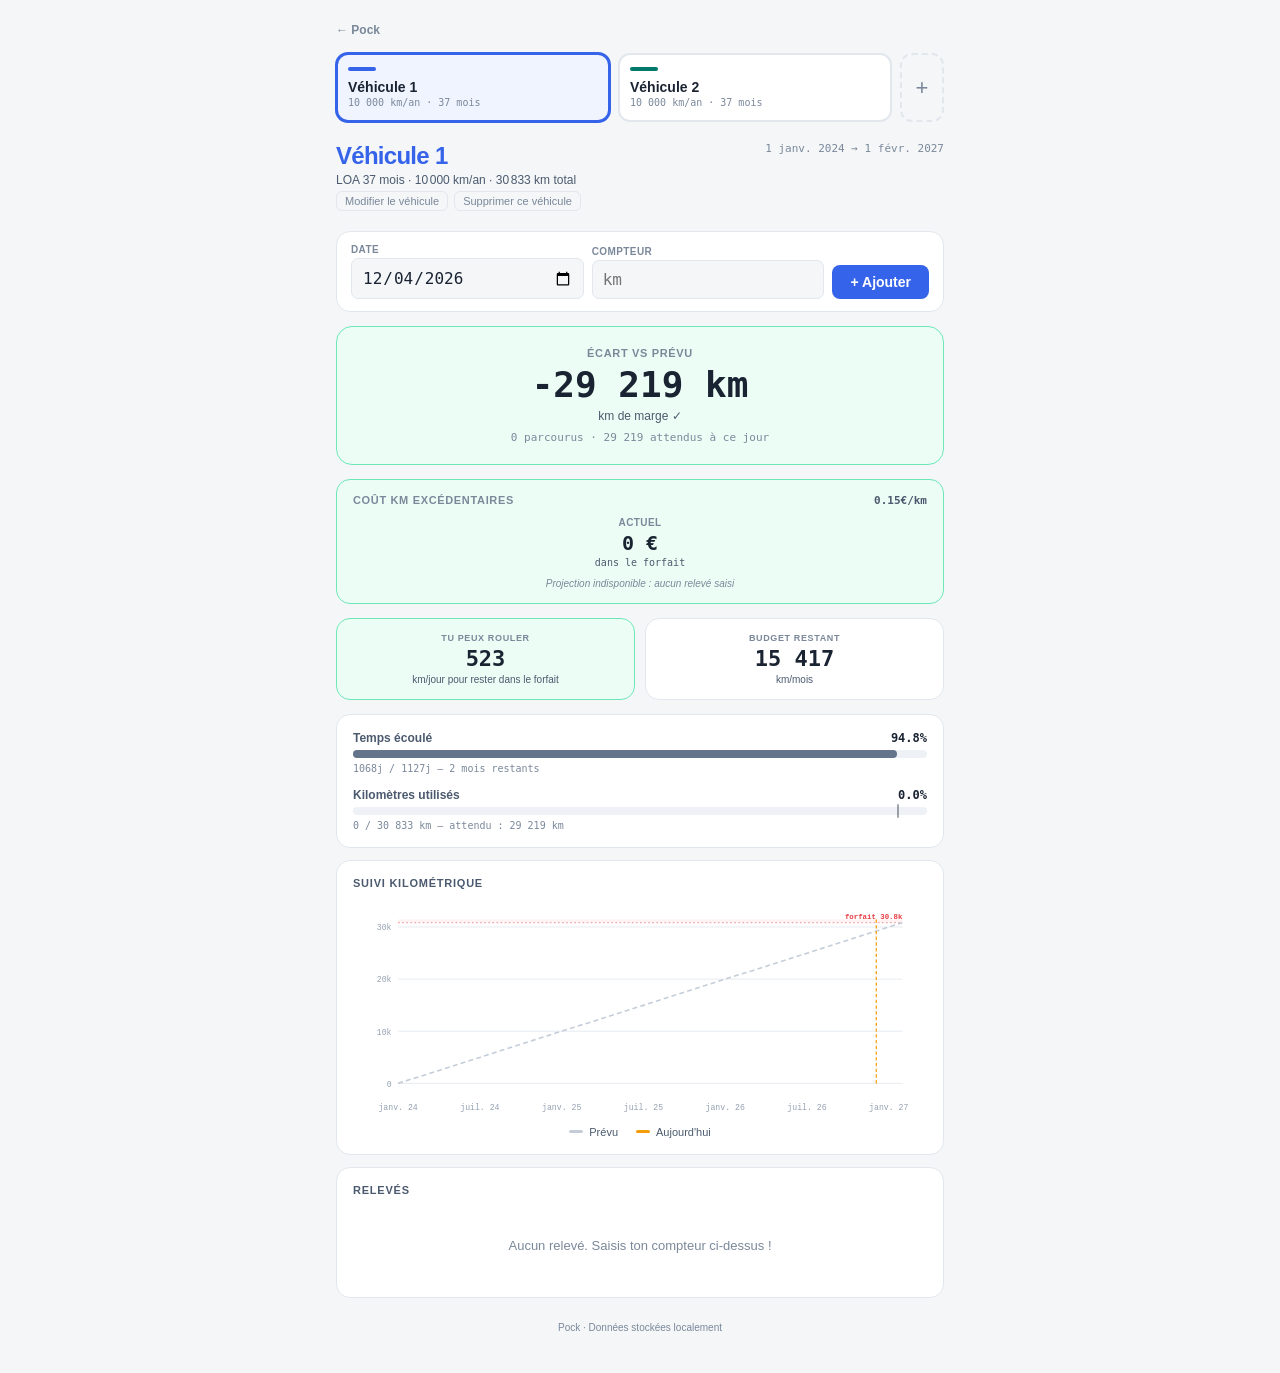
<file: suivi-km-loa.html>
<!DOCTYPE html>
<html lang="fr">
<head>
<meta charset="UTF-8">
<meta name="viewport" content="width=device-width, initial-scale=1.0">
<title>Suivi km LOA — Pock</title>
<meta name="description" content="Suivi kilométrique LOA — tracker de km pour contrat de location">
<meta name="theme-color" content="#1a2332" media="(prefers-color-scheme: light)">
<meta name="theme-color" content="#0c0e14" media="(prefers-color-scheme: dark)">
<meta name="apple-mobile-web-app-capable" content="yes">
<meta name="apple-mobile-web-app-status-bar-style" content="black-translucent">
<meta name="apple-mobile-web-app-title" content="Suivi km">
<link rel="manifest" href="manifest.json">
<link rel="icon" href="icon-192-v2.png" type="image/png">
<link rel="apple-touch-icon" href="apple-touch-icon-v2.png">
<link rel="stylesheet" href="common.css">
<style>
  :root {
    --accent: #3563e9;
    --success: #0d9668; --success-bg: #ecfdf5; --success-border: #6ee7b7;
    --danger: #e5393f; --danger-bg: #fef2f2; --danger-border: #fca5a5;
  }
  .app { max-width: 640px; margin: 0 auto; padding: 20px 16px 40px; }

  /* Selector */
  .selector { display: flex; gap: 8px; margin-bottom: 20px; flex-wrap: wrap; }
  .sel-btn { flex: 1; min-width: 120px; padding: 12px 10px; border-radius: 12px; border: 2px solid var(--border); background: var(--surface); cursor: pointer; text-align: left; transition: all .15s; font-family: var(--font-sans); }
  .sel-btn:hover { border-color: #c0c8d2; }
  .sel-btn.active { border-color: var(--accent); background: #f0f4ff; }
  .sel-dot { width: 28px; height: 4px; border-radius: 2px; margin-bottom: 8px; }
  .sel-name { font-size: 14px; font-weight: 700; color: var(--text); }
  .sel-detail { font-size: 10px; color: var(--text3); margin-top: 2px; font-family: var(--font-mono); }
  .sel-add { flex: 0 0 auto; min-width: 44px; display: flex; align-items: center; justify-content: center; padding: 12px; border-radius: 12px; border: 2px dashed var(--border); background: none; cursor: pointer; font-size: 22px; color: var(--text3); transition: all .15s; font-family: var(--font-sans); }
  .sel-add:hover { border-color: var(--accent); color: var(--accent); }

  /* Header */
  .header { margin-bottom: 20px; }
  .header-row { display: flex; justify-content: space-between; align-items: flex-start; flex-wrap: wrap; gap: 8px; }
  .vehicle { font-size: 24px; font-weight: 700; letter-spacing: -0.03em; }
  .contract-info { font-size: 12px; color: var(--text2); margin-top: 3px; }
  .dates { font-size: 11px; color: var(--text3); font-family: var(--font-mono); text-align: right; }
  .header-actions { display: flex; gap: 6px; margin-top: 4px; flex-wrap: wrap; }
  .header-actions button { background: none; border: 1px solid var(--border); border-radius: 6px; padding: 3px 8px; font-size: 11px; color: var(--text3); cursor: pointer; font-family: var(--font-sans); }
  .header-actions button:hover { color: var(--text2); border-color: #c0c8d2; }
  .header-actions .del-vehicle:hover { color: var(--danger); border-color: var(--danger); }
  .header-actions .reset-entries:hover { color: var(--danger); border-color: var(--danger); }

  .banner { padding: 10px 14px; border-radius: 10px; font-size: 13px; font-weight: 600; margin-bottom: 14px; text-align: center; }
  .banner-info { background: #eef2ff; color: var(--accent); border: 1px solid #c7d7fe; }
  .banner-done { background: var(--success-bg); color: #166534; border: 1px solid var(--success-border); }

  /* Cost card */
  .cost-card { background: var(--surface); border: 1px solid var(--border); border-radius: 14px; padding: 14px 16px; margin-bottom: 14px; }
  .cost-card.success { border-color: var(--success-border); background: var(--success-bg); }
  .cost-card.danger { border-color: var(--danger-border); background: var(--danger-bg); }
  .cost-head { display: flex; justify-content: space-between; align-items: center; margin-bottom: 10px; }
  .cost-label { font-size: 11px; font-weight: 600; text-transform: uppercase; letter-spacing: 0.06em; color: var(--text3); }
  .cost-rate { font-size: 11px; font-family: var(--font-mono); color: var(--text2); font-weight: 600; }
  .cost-grid { display: grid; grid-template-columns: repeat(auto-fit, minmax(140px, 1fr)); gap: 10px; }
  .cost-item { text-align: center; }
  .cost-item-label { font-size: 10px; color: var(--text3); margin-bottom: 4px; font-weight: 600; text-transform: uppercase; letter-spacing: 0.04em; }
  .cost-item-value { font-size: 20px; font-weight: 700; font-family: var(--font-mono); line-height: 1.1; }
  .cost-item-detail { font-size: 10px; color: var(--text2); margin-top: 3px; font-family: var(--font-mono); }
  .cost-basis { font-size: 10px; color: var(--text3); text-align: center; margin-top: 10px; font-style: italic; }

  /* Hero delta */
  .hero-delta { background: var(--surface); border: 1px solid var(--border); border-radius: 16px; padding: 20px; margin-bottom: 14px; text-align: center; }
  .hero-delta.success { border-color: var(--success-border); background: var(--success-bg); }
  .hero-delta.danger { border-color: var(--danger-border); background: var(--danger-bg); }
  .hero-delta-label { font-size: 11px; font-weight: 600; text-transform: uppercase; letter-spacing: 0.06em; color: var(--text3); margin-bottom: 6px; }
  .hero-delta-value { font-size: 36px; font-weight: 700; font-family: var(--font-mono); line-height: 1.1; }
  .hero-delta-unit { font-size: 12px; color: var(--text2); margin-top: 4px; }
  .hero-delta-detail { font-size: 11px; color: var(--text3); font-family: var(--font-mono); margin-top: 8px; }

  /* Quick add */
  .quick-add { display: flex; gap: 8px; align-items: flex-end; margin-bottom: 14px; background: var(--surface); border: 1px solid var(--border); border-radius: 14px; padding: 12px 14px; }
  /* min-width: 0 — sans lui, la taille intrinsèque de l'input date empêche
     le champ de rétrécir et pousse le bouton + Ajouter hors de la tuile
     (constaté ≤390px, fix 2026-06-12). */
  .quick-add .qa-field { flex: 1; min-width: 0; }
  .quick-add .qa-field label { display: block; font-size: 10px; font-weight: 600; color: var(--text3); margin-bottom: 3px; text-transform: uppercase; letter-spacing: 0.04em; }
  .quick-add .qa-field input { width: 100%; padding: 9px 10px; border: 1px solid var(--border); border-radius: 7px; font-size: 16px; font-family: var(--font-mono); background: var(--bg); color: var(--text); }
  .quick-add .qa-btn { padding: 9px 18px; background: var(--accent); color: #fff; border: none; border-radius: 8px; font-size: 14px; font-weight: 600; cursor: pointer; font-family: var(--font-sans); white-space: nowrap; flex-shrink: 0; }
  .quick-add .qa-btn:hover { opacity: .85; }

  .kpi-row { display: grid; grid-template-columns: repeat(2, 1fr); gap: 10px; margin-bottom: 14px; }
  .kpi { background: var(--surface); border: 1px solid var(--border); border-radius: 14px; padding: 14px 10px; text-align: center; }
  .kpi.success { border-color: var(--success-border); background: var(--success-bg); }
  .kpi.danger { border-color: var(--danger-border); background: var(--danger-bg); }
  .kpi-label { font-size: 9px; font-weight: 600; text-transform: uppercase; letter-spacing: 0.07em; color: var(--text3); margin-bottom: 4px; }
  .kpi-value { font-size: 22px; font-weight: 700; font-family: var(--font-mono); line-height: 1.1; }
  .kpi-unit { font-size: 10px; color: var(--text2); margin-top: 3px; }

  .card { background: var(--surface); border: 1px solid var(--border); border-radius: 14px; padding: 16px; margin-bottom: 12px; }
  .card-title { font-size: 11px; font-weight: 700; text-transform: uppercase; letter-spacing: 0.07em; color: var(--text2); margin-bottom: 14px; }

  .progress-group { margin-bottom: 14px; }
  .progress-group:last-child { margin-bottom: 0; }
  .progress-head { display: flex; justify-content: space-between; margin-bottom: 5px; }
  .progress-label { font-size: 12px; font-weight: 600; color: var(--text2); }
  .progress-pct { font-size: 12px; font-weight: 700; font-family: var(--font-mono); }
  .progress-track { position: relative; height: 8px; background: #eef1f5; border-radius: 4px; }
  .progress-bar { position: absolute; top: 0; left: 0; height: 100%; border-radius: 4px; transition: width .4s ease; }
  .progress-marker { position: absolute; top: -3px; bottom: -3px; width: 2px; background: var(--text); border-radius: 1px; opacity: .4; }
  .progress-detail { font-size: 10px; color: var(--text3); font-family: var(--font-mono); margin-top: 5px; }

  .chart-wrap { overflow-x: auto; margin: 0 -4px; padding: 0 4px; }
  .chart-wrap svg { display: block; width: 100%; max-width: 700px; }
  .legend { display: flex; gap: 18px; justify-content: center; margin-top: 10px; flex-wrap: wrap; }
  .legend span { display: flex; align-items: center; gap: 6px; font-size: 11px; color: var(--text2); }
  .legend-dot { width: 14px; height: 3px; border-radius: 2px; display: inline-block; }

  .entries-head { display: flex; justify-content: space-between; align-items: center; margin-bottom: 12px; }
  .entries-head .card-title { margin-bottom: 0; }
  .btn { border: none; border-radius: 8px; padding: 7px 16px; font-size: 12px; font-weight: 600; font-family: var(--font-sans); cursor: pointer; transition: opacity .15s; }
  .btn:hover { opacity: .85; }
  .btn-accent { background: var(--accent); color: #fff; }
  .btn-dark { background: var(--text); color: #fff; width: 100%; padding: 11px; font-size: 13px; }
  .btn-outline { background: none; border: 1px solid var(--border); color: var(--text2); padding: 7px 16px; border-radius: 8px; font-size: 12px; font-weight: 600; font-family: var(--font-sans); cursor: pointer; }

  .form { background: var(--bg); border-radius: 10px; padding: 12px; margin-bottom: 12px; }
  .form-row { display: flex; gap: 10px; margin-bottom: 10px; flex-wrap: wrap; }
  .form-field { flex: 1; min-width: 100px; }
  .form-field label { display: block; font-size: 11px; font-weight: 600; color: var(--text2); margin-bottom: 4px; }
  .form-field input, .form-field select { width: 100%; padding: 9px 10px; border: 1px solid var(--border); border-radius: 7px; font-size: 16px; font-family: var(--font-mono); background: #fff; color: var(--text); }

  .empty-state { text-align: center; padding: 48px 20px; }
  .empty-state .icon { font-size: 48px; margin-bottom: 12px; }
  .empty-state h2 { font-size: 20px; font-weight: 700; margin-bottom: 6px; }
  .empty-state p { font-size: 14px; color: var(--text2); margin-bottom: 20px; }

  .empty { text-align: center; color: var(--text3); font-size: 13px; padding: 28px 0; }
  .entry-list { border: 1px solid #eef1f5; border-radius: 8px; overflow: hidden; }
  .entry { display: flex; align-items: center; padding: 10px 12px; gap: 10px; font-size: 13px; }
  .entry:nth-child(even) { background: #fafbfc; }
  /* La date prend l'espace restant et reste lisible en entier ; compteur et
     écart sont empilés à droite en largeur intrinsèque (sinon flex:1 sur le
     compteur volait la moitié de la ligne et tronquait la date — fix S24). */
  .entry-date { flex: 1 1 auto; min-width: 0; color: var(--text2); font-size: 12px; }
  .entry-vals { flex: 0 0 auto; display: flex; flex-direction: column; align-items: flex-end; line-height: 1.25; }
  .entry-km { font-weight: 700; font-family: var(--font-mono); white-space: nowrap; }
  .entry-delta { font-size: 11px; font-weight: 600; font-family: var(--font-mono); white-space: nowrap; }
  .entry-actions { display: flex; gap: 2px; flex: 0 0 auto; }
  .entry-actions button { background: none; border: none; cursor: pointer; font-size: 14px; color: var(--text3); padding: 4px 8px; border-radius: 4px; }
  .entry-actions button:hover { background: #eef1f5; }
  .entry-actions .del:hover { color: var(--danger); }
  .edit-input { width: 90px; padding: 3px 7px; border: 1px solid var(--border); border-radius: 5px; font-size: 16px; font-family: var(--font-mono); }

  .footer { text-align: center; font-size: 10px; color: var(--text3); padding: 12px 0 0; }

  .card, .kpi { animation: pockFadeIn .3s ease both; }
  .kpi:nth-child(2) { animation-delay: .04s; }
  .kpi:nth-child(3) { animation-delay: .08s; }

  /* Dark mode auto — base via common.css ; ici accent + états success/danger
     (pastels → teintes sombres) + classes à couleurs en dur. */
  @media (prefers-color-scheme: dark) {
    :root {
      --accent: #5b82f5;
      --success: #34d399; --success-bg: #0e2a1f; --success-border: #1f5e44;
      --danger: #f87171; --danger-bg: #2a1416; --danger-border: #5e2730;
    }
    .sel-btn:hover, .header-actions button:hover { border-color: #3a4250; }
    .sel-btn.active { background: #1a2236; }
    .banner-info { background: #1a2236; border-color: #2a3a5e; }
    .banner-done { color: #6ee7b7; }
    .progress-track { background: #20262f; }
    .btn-dark { background: #2a313f; color: var(--text); }
    .form-field input, .form-field select { background: var(--surface); }
    .entry-list { border-color: var(--border); }
    .entry:nth-child(even) { background: rgba(255,255,255,.03); }
    .entry-actions button:hover { background: rgba(255,255,255,.06); }
  }
</style>
</head>
<body>
<div class="app" id="app"></div>
<script src="common.js"></script>
<script>
const COLORS = ["#3563e9","#00796b","#d97706","#9333ea","#dc2626","#0891b2","#4f46e5","#059669"];
const VEHICLES_KEY = "pock-km-vehicles";
const ACTIVE_KEY = "pock-km-active";

// Projection : on s'appuie sur le rythme depuis le début du contrat (pas depuis le 1er relevé).
// Un seul relevé suffit si le contrat tourne depuis assez longtemps.
const PROJECTION_MIN_DAYS = 30;     // contrat trop jeune → rythme trop bruité
const STALE_ENTRY_DAYS = 60;        // dernier relevé plus vieux que ça → warning

const DEFAULT_VEHICLES = [
  { id: "vehicule-1", name: "Véhicule 1", color: "#3563e9", startDate: "2024-01-01", durationMonths: 37, kmPerYear: 10000, excessCostPerKm: 0.15 },
  { id: "vehicule-2", name: "Véhicule 2", color: "#00796b", startDate: "2024-06-01", durationMonths: 37, kmPerYear: 10000, excessCostPerKm: 0.12 },
];

let vehicles = JSON.parse(localStorage.getItem(VEHICLES_KEY) || "null");
if (!vehicles) { vehicles = DEFAULT_VEHICLES; saveVehicles(); }
// Migration: add excessCostPerKm if missing
let needsMigration = false;
vehicles.forEach(v => {
  if (v.excessCostPerKm === undefined) {
    const defaultV = DEFAULT_VEHICLES.find(d => d.id === v.id);
    v.excessCostPerKm = defaultV?.excessCostPerKm || 0;
    needsMigration = true;
  }
});
if (needsMigration) saveVehicles();
let activeId = localStorage.getItem(ACTIVE_KEY) || (vehicles[0]?.id || "");
let entriesCache = {};
let showAddVehicle = false;
let editingVehicle = false;
let editingId = null;
let editKmVal = "";
let editDateVal = "";

function saveVehicles() { localStorage.setItem(VEHICLES_KEY, JSON.stringify(vehicles)); }
function getVehicle() { return vehicles.find(v => v.id === activeId) || vehicles[0] || null; }

function vehicleMeta(v) {
  if (!v) return null;
  const start = new Date(v.startDate);
  const end = new Date(start);
  end.setMonth(end.getMonth() + v.durationMonths);
  const totalKm = Math.round(v.kmPerYear * (v.durationMonths / 12));
  const totalDays = (end - start) / 864e5;
  return { ...v, start, end, totalKm, kmPerDay: totalKm / totalDays, totalDays };
}

function getEntries(v) {
  if (!v) return [];
  const key = "pock-km-" + v.id;
  if (!entriesCache[v.id]) entriesCache[v.id] = JSON.parse(localStorage.getItem(key) || "[]");
  return entriesCache[v.id];
}
function setEntries(v, data) {
  if (!v) return;
  const key = "pock-km-" + v.id;
  entriesCache[v.id] = data;
  localStorage.setItem(key, JSON.stringify(data));
}

function daysBetween(a, b) { return Math.floor((b - a) / 864e5); }
function fmtDate(d) { return d.toLocaleDateString("fr-FR", { day: "numeric", month: "short", year: "numeric" }); }
function fmtNum(n) { return n.toLocaleString("fr-FR"); }
function deltaText(d) {
  const abs = Math.abs(d);
  if (d === 0) return { sign: '', abs: 0, label: 'km pile ✓', cls: 'success' };
  if (d > 0) return { sign: '+', abs, label: 'km en trop ⚠️', cls: 'danger' };
  return { sign: '-', abs, label: 'km de marge ✓', cls: 'success' };
}

function render() {
  const V = getVehicle();

  // No vehicles: show empty state
  if (!V) {
    document.getElementById("app").innerHTML = `
      <a class="pock-back" href="index.html">← Pock</a>
      <div class="empty-state">
        <div class="icon" aria-hidden="true">🚗</div>
        <h2>Suivi km LOA</h2>
        <p>Ajoute ton premier véhicule pour commencer le suivi kilométrique.</p>
        <button class="btn btn-accent" onclick="showAddVehicle=true;render()">+ Ajouter un véhicule</button>
      </div>
      ${showAddVehicle ? vehicleFormHtml() : ''}
      <div class="footer">Pock · Données stockées localement</div>
    `;
    return;
  }

  const C = vehicleMeta(V);
  const ACCENT = V.color || COLORS[0];
  const entries = getEntries(V);
  const now = new Date();
  const rawDaysElapsed = daysBetween(C.start, now);
  const daysElapsed = Math.max(0, rawDaysElapsed);
  const totalDays = daysBetween(C.start, C.end);
  const timeProgress = Math.min(100, Math.max(0, (daysElapsed / totalDays) * 100));
  const contractEnded = now > C.end;
  const notStarted = rawDaysElapsed < 0;

  const sorted = [...entries].sort((a, b) => a.date.localeCompare(b.date));
  const latest = sorted.length > 0 ? sorted[sorted.length - 1] : null;
  const currentKm = latest ? latest.km : 0;
  const kmProgress = (currentKm / C.totalKm) * 100;
  // Plafonner la base temporelle du « prévu » à la durée du contrat : après la
  // fin, daysElapsed dépasse totalDays et expectedKm grimperait au-delà du
  // forfait, rendant l'« écart vs prévu » artificiellement favorable (le chart
  // plafonne déjà son équivalent).
  const expElapsed = Math.min(daysElapsed, totalDays);
  const expectedKm = Math.round(C.kmPerDay * expElapsed);
  const delta = currentKm - expectedKm;
  const dt = deltaText(delta);
  const monthsRemaining = Math.max(0, Math.ceil((C.end - now) / (864e5 * 30.44)));
  const kmRemaining = C.totalKm - currentKm;
  const kmPerMonth = monthsRemaining > 0 ? Math.round(kmRemaining / monthsRemaining) : 0;

  // Cost projections — un seul relevé suffit, le rythme s'appuie sur la durée écoulée du contrat.
  // (Pas sur la durée entre relevés : tu peux n'avoir qu'un point récent après un long silence.)
  const excessRate = V.excessCostPerKm || 0;
  const canProject = daysElapsed >= PROJECTION_MIN_DAYS && currentKm > 0;
  const paceKmPerDay = daysElapsed > 0 ? currentKm / daysElapsed : 0;
  // Capped so projection never < currentKm
  const projectedKm = Math.max(currentKm, Math.round(paceKmPerDay * totalDays));
  const projectedExcess = Math.max(0, projectedKm - C.totalKm);
  const projectedCost = projectedExcess * excessRate;
  // Current excess if contract ended now
  const currentExcess = Math.max(0, currentKm - C.totalKm);
  const currentCost = currentExcess * excessRate;
  // Last entry age (in days), used to flag a projection that may be drifting
  const lastEntryDate = latest ? new Date(latest.date) : null;
  const lastEntryAgeDays = lastEntryDate ? Math.max(0, daysBetween(lastEntryDate, now)) : null;
  const lastEntryStale = lastEntryAgeDays !== null && lastEntryAgeDays >= STALE_ENTRY_DAYS;
  const fmtEur = n => n.toLocaleString("fr-FR", { style: "currency", currency: "EUR", maximumFractionDigits: 0 });

  // #4 Allowance : combien de km/jour on peut encore rouler pour finir pile dans le forfait.
  const daysRemaining = Math.max(0, totalDays - daysElapsed);
  const kmPerDayAllowed = (daysRemaining > 0 && kmRemaining > 0) ? kmRemaining / daysRemaining : 0;
  // Trop rapide = le rythme passé dépasse ce qu'on peut encore se permettre (et il reste du contrat).
  const goingTooFast = !contractEnded && daysRemaining > 0 && paceKmPerDay > kmPerDayAllowed && currentKm > 0;
  // #5 Date de dépassement projetée (au rythme moyen depuis le début du contrat).
  let overrunDate = null;
  if (canProject && paceKmPerDay > 0 && currentKm < C.totalKm && projectedKm > C.totalKm) {
    overrunDate = new Date(now.getTime() + ((C.totalKm - currentKm) / paceKmPerDay) * 864e5);
  }

  // Chart
  const chartData = [];
  for (let m = 0; m <= C.durationMonths; m++) {
    const d = new Date(C.start);
    d.setMonth(d.getMonth() + m);
    chartData.push({ month: m, label: d.toLocaleDateString("fr-FR", { month: "short", year: "2-digit" }), expected: Math.round(C.kmPerDay * daysBetween(C.start, d)) });
  }
  const entryPts = sorted.map(e => ({ month: Math.max(0, daysBetween(C.start, new Date(e.date))) / 30.44, km: e.km }));

  const W = 700, H = 260, P = { t: 20, r: 30, b: 40, l: 55 };
  const cw = W - P.l - P.r, ch = H - P.t - P.b;
  // y-axis étendu au-delà du forfait si la projection ou un relevé le dépasse,
  // pour tracer la zone de dépassement et la trajectoire projetée (#8).
  const maxEntryKm = entryPts.length ? Math.max(...entryPts.map(p => p.km)) : 0;
  const yMax = Math.max(C.totalKm, canProject ? projectedKm : 0, maxEntryKm) * 1.02;
  const gridStep = yMax <= 20000 ? 5000 : yMax <= 50000 ? 10000 : 25000;
  const yGL = []; for (let v = 0; v <= yMax; v += gridStep) yGL.push(v);

  const xS = m => P.l + (m / C.durationMonths) * cw;
  const yS = km => P.t + ch - (km / yMax) * ch;
  const capY = yS(C.totalKm);
  const expLine = chartData.map((d, i) => `${i ? 'L' : 'M'}${xS(d.month)},${yS(d.expected)}`).join(' ');
  const actLine = entryPts.length >= 2 ? entryPts.map((p, i) => `${i ? 'L' : 'M'}${xS(p.month)},${yS(p.km)}`).join(' ') : '';
  // Trajectoire projetée : du dernier relevé jusqu'à la fin du contrat au rythme moyen.
  const lastPt = entryPts.length ? entryPts[entryPts.length - 1] : null;
  const projLine = (canProject && lastPt) ? `M${xS(lastPt.month)},${yS(lastPt.km)}L${xS(C.durationMonths)},${yS(projectedKm)}` : '';
  const showOverBand = yMax > C.totalKm * 1.001;
  const todayM = daysElapsed / 30.44;
  const showTodayLine = !contractEnded && !notStarted && todayM <= C.durationMonths;
  const todayStr = new Date().toISOString().split("T")[0];

  let bannerHtml = '';
  if (notStarted) { const du = Math.abs(rawDaysElapsed); bannerHtml = `<div class="banner banner-info">Contrat démarre dans ${du} jour${du > 1 ? 's' : ''}</div>`; }
  else if (contractEnded) { bannerHtml = `<div class="banner banner-done">Contrat terminé — ${fmtNum(currentKm)} km parcourus sur ${fmtNum(C.totalKm)} autorisés</div>`; }

  const selectorHtml = vehicles.map(v => `
    <button class="sel-btn ${v.id === activeId ? 'active' : ''}" onclick="switchVehicle('${v.id}')" ${v.id === activeId ? `style="border-color:${v.color};box-shadow:0 0 0 1px ${v.color}"` : ''}>
      <div class="sel-dot" style="background:${v.color}"></div>
      <div class="sel-name">${esc(v.name)}</div>
      <div class="sel-detail">${fmtNum(v.kmPerYear)} km/an · ${v.durationMonths} mois</div>
    </button>
  `).join('');

  // Cost card: only show if excessRate is set. If contract ended → just actual. Else → actual + projection (if canProject).
  let costCardHtml = '';
  if (excessRate > 0) {
    const costCls = (contractEnded ? currentCost : (canProject ? projectedCost : currentCost)) > 0 ? 'danger' : 'success';
    let projBlock = '';
    let basisNote = '';
    if (!contractEnded) {
      if (canProject) {
        projBlock = `
          <div class="cost-item">
            <div class="cost-item-label">Projeté fin de contrat</div>
            <div class="cost-item-value">${projectedCost > 0 ? fmtEur(projectedCost) : '0 €'}</div>
            <div class="cost-item-detail">${projectedExcess > 0 ? `+${fmtNum(projectedExcess)} km estimés` : 'dans le forfait'}</div>
          </div>`;
        const baseTxt = `Projection : rythme moyen ${Math.round(paceKmPerDay)} km/j depuis le début du contrat`;
        const staleTxt = lastEntryStale ? ` · ⚠️ dernier relevé il y a ${lastEntryAgeDays} j, pense à mettre à jour` : '';
        const overrunTxt = overrunDate ? `<div class="cost-basis" style="font-style:normal;font-weight:700;color:var(--danger)">⚠️ Forfait épuisé le ${fmtDate(overrunDate)} au rythme actuel</div>` : '';
        basisNote = `${overrunTxt}<div class="cost-basis">${baseTxt}${staleTxt}</div>`;
      } else if (currentKm === 0) {
        basisNote = `<div class="cost-basis">Projection indisponible : aucun relevé saisi</div>`;
      } else {
        basisNote = `<div class="cost-basis">Projection indisponible : contrat trop jeune (${daysElapsed} j sur ${PROJECTION_MIN_DAYS} requis)</div>`;
      }
    }
    costCardHtml = `
      <div class="cost-card ${costCls}">
        <div class="cost-head">
          <span class="cost-label">Coût km excédentaires</span>
          <span class="cost-rate">${excessRate.toFixed(2)}€/km</span>
        </div>
        <div class="cost-grid">
          <div class="cost-item">
            <div class="cost-item-label">${contractEnded ? 'Total final' : 'Actuel'}</div>
            <div class="cost-item-value">${currentExcess > 0 ? fmtEur(currentCost) : '0 €'}</div>
            <div class="cost-item-detail">${currentExcess > 0 ? `+${fmtNum(currentExcess)} km` : 'dans le forfait'}</div>
          </div>
          ${projBlock}
        </div>
        ${basisNote}
      </div>`;
  }

  document.getElementById("app").innerHTML = `
    <a class="pock-back" href="index.html">← Pock</a>
    <div class="selector">
      ${selectorHtml}
      <button class="sel-add" onclick="showAddVehicle=true;editingVehicle=false;render()" title="Ajouter un véhicule" aria-label="Ajouter un véhicule">+</button>
    </div>
    ${showAddVehicle ? vehicleFormHtml() : ''}
    ${editingVehicle ? vehicleFormHtml(V) : ''}
    <div class="header">
      <div class="header-row">
        <div>
          <div class="vehicle" style="color:${ACCENT}">${esc(C.name)}</div>
          <div class="contract-info">LOA ${C.durationMonths} mois · ${fmtNum(C.kmPerYear)} km/an · ${fmtNum(C.totalKm)} km total</div>
          <div class="header-actions">
            <button onclick="editVehicle('${V.id}')">Modifier le véhicule</button>
            ${sorted.length > 0 ? `<button class="reset-entries" onclick="resetEntries()">Réinitialiser les relevés</button>` : ''}
            <button class="del-vehicle" onclick="deleteVehicle('${V.id}')">Supprimer ce véhicule</button>
          </div>
        </div>
        <div class="dates">${fmtDate(C.start)} → ${fmtDate(C.end)}</div>
      </div>
    </div>
    ${bannerHtml}

    <div class="quick-add">
      <div class="qa-field"><label for="inputDate">Date</label><input type="date" id="inputDate" value="${todayStr}"></div>
      <div class="qa-field"><label for="inputKm">Compteur</label><input type="text" inputmode="numeric" pattern="[0-9]*" id="inputKm" placeholder="km" onkeydown="if(event.key==='Enter')addEntry()"></div>
      <button class="qa-btn" style="background:${ACCENT}" onclick="addEntry()">+ Ajouter</button>
    </div>

    <div class="hero-delta ${dt.cls}">
      <div class="hero-delta-label">Écart vs prévu</div>
      <div class="hero-delta-value">${dt.sign}${fmtNum(dt.abs)} km</div>
      <div class="hero-delta-unit">${dt.label}</div>
      <div class="hero-delta-detail">${fmtNum(currentKm)} parcourus · ${fmtNum(expectedKm)} attendus à ce jour</div>
    </div>

    ${costCardHtml}

    <div class="kpi-row">
      <div class="kpi ${contractEnded ? '' : (goingTooFast ? 'danger' : 'success')}">
        <div class="kpi-label">Tu peux rouler</div>
        <div class="kpi-value">${contractEnded ? '—' : fmtNum(Math.round(kmPerDayAllowed))}</div>
        <div class="kpi-unit">${contractEnded ? 'contrat terminé' : 'km/jour pour rester dans le forfait'}</div>
      </div>
      <div class="kpi">
        <div class="kpi-label">Budget restant</div>
        <div class="kpi-value">${contractEnded ? '—' : fmtNum(kmPerMonth)}</div>
        <div class="kpi-unit">${contractEnded ? 'contrat terminé' : 'km/mois'}</div>
      </div>
    </div>
    <div class="card">
      <div class="progress-group">
        <div class="progress-head"><span class="progress-label">Temps écoulé</span><span class="progress-pct">${timeProgress.toFixed(1)}%</span></div>
        <div class="progress-track"><div class="progress-bar" style="width:${timeProgress}%;background:#64748b"></div></div>
        <div class="progress-detail">${daysElapsed}j / ${totalDays}j — ${contractEnded ? 'terminé' : monthsRemaining + ' mois restants'}</div>
      </div>
      <div class="progress-group">
        <div class="progress-head"><span class="progress-label">Kilomètres utilisés</span><span class="progress-pct">${kmProgress.toFixed(1)}%</span></div>
        <div class="progress-track">
          <div class="progress-bar" style="width:${Math.min(100, kmProgress)}%;background:${kmProgress > timeProgress + 5 ? '#e5393f' : '#0d9668'}"></div>
          <div class="progress-marker" style="left:${Math.min(100, timeProgress)}%"></div>
        </div>
        <div class="progress-detail">${fmtNum(currentKm)} / ${fmtNum(C.totalKm)} km — attendu : ${fmtNum(expectedKm)} km</div>
      </div>
    </div>
    <div class="card">
      <div class="card-title">Suivi kilométrique</div>
      <div class="chart-wrap">
        <svg viewBox="0 0 ${W} ${H}" role="img" aria-label="Graphique du suivi kilométrique">
          ${showOverBand?`<rect x="${P.l}" y="${P.t}" width="${cw}" height="${capY-P.t}" fill="#fef2f2"/>`:''}
          ${yGL.map(v => `<line x1="${P.l}" y1="${yS(v)}" x2="${W-P.r}" y2="${yS(v)}" stroke="#e2e7ed" stroke-width="1"/><text x="${P.l-8}" y="${yS(v)+4}" text-anchor="end" fill="#94a1b2" font-size="10" font-family="ui-monospace,monospace">${v>=1000?(v/1000).toFixed(v%1000===0?0:1)+'k':v}</text>`).join('')}
          ${chartData.filter((_,i)=>i%6===0).map(d=>`<text x="${xS(d.month)}" y="${H-8}" text-anchor="middle" fill="#94a1b2" font-size="10" font-family="ui-monospace,monospace">${d.label}</text>`).join('')}
          <line x1="${P.l}" y1="${capY}" x2="${W-P.r}" y2="${capY}" stroke="#f0a6a9" stroke-width="1.5" stroke-dasharray="2 3"/>
          <text x="${W-P.r}" y="${capY-5}" text-anchor="end" fill="#e5393f" font-size="9" font-weight="700" font-family="ui-monospace,monospace">forfait ${C.totalKm>=1000?(C.totalKm/1000).toFixed(C.totalKm%1000===0?0:1)+'k':C.totalKm}</text>
          <path d="${expLine}" fill="none" stroke="#c4cdd8" stroke-width="2" stroke-dasharray="6 4"/>
          ${projLine?`<path d="${projLine}" fill="none" stroke="${ACCENT}" stroke-width="2" stroke-dasharray="2 4" stroke-linecap="round" opacity="0.65"/>`:''}
          ${actLine?`<path d="${actLine}" fill="none" stroke="${ACCENT}" stroke-width="2.5" stroke-linecap="round" stroke-linejoin="round"/>`:''}
          ${entryPts.map(p=>`<circle cx="${xS(p.month)}" cy="${yS(p.km)}" r="4" fill="${ACCENT}" stroke="#fff" stroke-width="2"/>`).join('')}
          ${showTodayLine?`<line x1="${xS(todayM)}" y1="${P.t}" x2="${xS(todayM)}" y2="${H-P.b}" stroke="#f59e0b" stroke-width="1.5" stroke-dasharray="4 3"/>`:''}
        </svg>
      </div>
      <div class="legend">
        <span><span class="legend-dot" style="background:#c4cdd8"></span> Prévu</span>
        ${actLine?`<span><span class="legend-dot" style="background:${ACCENT}"></span> Réel</span>`:''}
        ${projLine?`<span><span class="legend-dot" style="background:${ACCENT};opacity:.65"></span> Projeté</span>`:''}
        ${showTodayLine?`<span><span class="legend-dot" style="background:#f59e0b"></span> Aujourd'hui</span>`:''}
      </div>
    </div>
    <div class="card">
      <div class="card-title">Relevés</div>
      ${sorted.length===0?'<div class="empty">Aucun relevé. Saisis ton compteur ci-dessus !</div>':`
        <div class="entry-list">${[...sorted].reverse().map(e=>{
          const d=new Date(e.date);const dfs=Math.max(0,daysBetween(C.start,d));const exp=Math.round(C.kmPerDay*dfs);const diff=e.km-exp;
          const isEditing = editingId===e.id;
          return`<div class="entry"><div class="entry-date">${isEditing?`<input class="edit-input" type="date" id="editDateInput" value="${e.date}" style="width:100%;max-width:150px">`:d.toLocaleDateString("fr-FR",{day:"numeric",month:"short",year:"numeric"})}</div><div class="entry-vals"><div class="entry-km">${isEditing?`<input class="edit-input" type="text" inputmode="numeric" pattern="[0-9]*" id="editInput" value="${esc(String(editKmVal))}" onkeydown="if(event.key==='Enter')saveEdit('${e.id}')">`:`${fmtNum(e.km)} km`}</div><div class="entry-delta" style="color:${diff>0?'#e5393f':'#0d9668'}">${diff>0?'+':''}${fmtNum(diff)} km</div></div><div class="entry-actions">${isEditing?`<button onclick="saveEdit('${e.id}')" aria-label="Valider">✓</button>`:`<button onclick="startEdit('${e.id}',${e.km},'${e.date}')" aria-label="Modifier le relevé">✎</button>`}<button class="del" onclick="deleteEntry('${e.id}')" aria-label="Supprimer le relevé">✕</button></div></div>`;
        }).join('')}</div>`}
    </div>
    <div class="footer">Pock · Données stockées localement</div>
  `;
}

function vehicleFormHtml(v) {
  const editing = !!v;
  const name = editing ? esc(v.name) : '';
  const start = editing ? v.startDate : '';
  const months = editing ? v.durationMonths : '37';
  const kmYear = editing ? v.kmPerYear : '10000';
  const excess = editing ? (v.excessCostPerKm ?? 0) : '0.15';
  return `<div class="card" style="border-color:var(--accent)">
    <div class="card-title">${editing ? 'Modifier le véhicule' : 'Nouveau véhicule'}</div>
    <div class="form" style="background:transparent;padding:0;margin:0">
      <div class="form-row"><div class="form-field" style="flex:2"><label>Nom du véhicule</label><input type="text" id="vName" placeholder="ex: Peugeot e-208" value="${name}"></div><div class="form-field"><label>Couleur</label><select id="vColor">${COLORS.map((c,i)=>`<option value="${c}" style="color:${c}" ${editing && v.color===c ? 'selected' : ''}>Couleur ${i+1}</option>`).join('')}</select></div></div>
      <div class="form-row"><div class="form-field"><label>Date de début</label><input type="date" id="vStart" value="${start}"></div><div class="form-field"><label>Durée (mois)</label><input type="text" inputmode="numeric" pattern="[0-9]*" id="vMonths" placeholder="37" value="${months}"></div><div class="form-field"><label>km / an</label><input type="text" inputmode="numeric" pattern="[0-9]*" id="vKmYear" placeholder="10000" value="${kmYear}"></div></div>
      <div class="form-row"><div class="form-field"><label>Coût / km excédentaire (€)</label><input type="text" inputmode="decimal" id="vExcessCost" placeholder="0.15" value="${excess}"></div></div>
      <div style="display:flex;gap:8px;margin-top:10px"><button class="btn btn-dark" style="flex:2" onclick="${editing ? 'saveVehicleEdit()' : 'addVehicle()'}">${editing ? 'Enregistrer' : 'Ajouter'}</button><button class="btn-outline" onclick="${editing ? 'editingVehicle=false' : 'showAddVehicle=false'};render()">Annuler</button></div>
    </div>
  </div>`;
}

function addVehicle() {
  const name = document.getElementById("vName")?.value?.trim();
  const color = document.getElementById("vColor")?.value || COLORS[vehicles.length % COLORS.length];
  const startDate = document.getElementById("vStart")?.value;
  const durationMonths = parseInt(document.getElementById("vMonths")?.value);
  const kmPerYear = parseInt(document.getElementById("vKmYear")?.value);
  const rawExcess = (document.getElementById("vExcessCost")?.value || "").replace(",", ".");
  const excessCostPerKm = parseFloat(rawExcess) || 0;
  if (!name || !startDate || !durationMonths || !kmPerYear || durationMonths < 1 || kmPerYear < 1) {
    alert("Remplis tous les champs (nom, date, durée, km/an).");
    return;
  }
  const id = genId();
  vehicles.push({ id, name, color, startDate, durationMonths, kmPerYear, excessCostPerKm });
  saveVehicles();
  activeId = id; localStorage.setItem(ACTIVE_KEY, id);
  showAddVehicle = false;
  render();
}

function editVehicle(id) { activeId = id; localStorage.setItem(ACTIVE_KEY, id); editingVehicle = true; showAddVehicle = false; render(); }

function saveVehicleEdit() {
  const V = getVehicle(); if (!V) return;
  const name = document.getElementById("vName")?.value?.trim();
  const color = document.getElementById("vColor")?.value || V.color;
  const startDate = document.getElementById("vStart")?.value;
  const durationMonths = parseInt(document.getElementById("vMonths")?.value);
  const kmPerYear = parseInt(document.getElementById("vKmYear")?.value);
  const rawExcess = (document.getElementById("vExcessCost")?.value || "").replace(",", ".");
  const excessCostPerKm = parseFloat(rawExcess) || 0;
  if (!name || !startDate || !durationMonths || !kmPerYear || durationMonths < 1 || kmPerYear < 1) {
    alert("Remplis tous les champs (nom, date, durée, km/an).");
    return;
  }
  Object.assign(V, { name, color, startDate, durationMonths, kmPerYear, excessCostPerKm });
  saveVehicles();
  editingVehicle = false;
  render();
}

function deleteVehicle(id) {
  if (!confirm("Supprimer ce véhicule et tous ses relevés ?")) return;
  vehicles = vehicles.filter(v => v.id !== id);
  localStorage.removeItem("pock-km-" + id);
  delete entriesCache[id];
  saveVehicles();
  activeId = vehicles[0]?.id || "";
  localStorage.setItem(ACTIVE_KEY, activeId);
  render();
}

function resetEntries() {
  const V = getVehicle();
  if (!V) return;
  const n = getEntries(V).length;
  if (n === 0) return;
  if (!confirm(`Supprimer les ${n} relevé${n>1?'s':''} du véhicule « ${V.name} » ?\nLe véhicule et sa configuration sont conservés.`)) return;
  setEntries(V, []);
  editingId = null;
  render();
}

function switchVehicle(id) { activeId = id; localStorage.setItem(ACTIVE_KEY, id); editingId = null; showAddVehicle = false; editingVehicle = false; render(); }

function addEntry() {
  const V = getVehicle(); if (!V) return;
  const date = document.getElementById("inputDate")?.value;
  const kmRaw = document.getElementById("inputKm")?.value;
  const km = parseInt(kmRaw);
  if (!date || isNaN(km) || km < 0) return;

  const C = vehicleMeta(V);
  const entryDate = new Date(date);
  const today = new Date(); today.setHours(23, 59, 59, 999);

  // Guard: date in the future
  if (entryDate > today) {
    alert("La date ne peut pas être dans le futur.");
    return;
  }
  // Guard: date before contract start
  if (entryDate < C.start) {
    alert("La date est antérieure au début du contrat (" + fmtDate(C.start) + ").");
    return;
  }

  // Warn: km regression vs most recent earlier entry
  const existing = getEntries(V);
  const sorted = [...existing].sort((a, b) => a.date.localeCompare(b.date));
  const prior = sorted.filter(e => e.date <= date).pop();
  if (prior && km < prior.km) {
    if (!confirm(`Le compteur baisse (${fmtNum(prior.km)} km le ${fmtDate(new Date(prior.date))} → ${fmtNum(km)} km).\nEnregistrer quand même ?`)) return;
  }

  existing.push({ id: genId(), date, km });
  existing.sort((a, b) => a.date.localeCompare(b.date));
  setEntries(V, existing);
  // Clear input after successful add
  const inputKm = document.getElementById("inputKm");
  if (inputKm) inputKm.value = "";
  render();
}

function deleteEntry(id) { const V = getVehicle(); if (!V) return; setEntries(V, getEntries(V).filter(e => String(e.id) !== String(id))); render(); }
function startEdit(id, km, date) { editingId = id; editKmVal = km; editDateVal = date; render(); const el = document.getElementById("editInput"); if (el) el.focus(); }
function saveEdit(id) {
  const el = document.getElementById("editInput"); if (!el) return;
  const km = parseInt(el.value); if (isNaN(km) || km < 0) return;
  const dateEl = document.getElementById("editDateInput");
  const date = dateEl && dateEl.value ? dateEl.value : null;
  const V = getVehicle(); if (!V) return;
  const updated = getEntries(V).map(e => String(e.id) === String(id) ? { ...e, km, ...(date ? { date } : {}) } : e);
  updated.sort((a, b) => a.date.localeCompare(b.date));
  setEntries(V, updated);
  editingId = null; render();
}

render();
</script>
</body>
</html>
</file>
<file: common.css>
/* common.css — base partagée entre les apps Pock */
/* Polices 100% système / open source (pas de Google Fonts, pas de dépendance externe) */

:root {
  /* Font stacks natives — identiques à ce que GitHub, Apple, Medium utilisent */
  --font-sans: -apple-system, BlinkMacSystemFont, "Segoe UI", Roboto, Oxygen, Ubuntu, Cantarell, "Helvetica Neue", sans-serif;
  --font-mono: ui-monospace, "SF Mono", Menlo, Consolas, "DejaVu Sans Mono", "Liberation Mono", monospace;
  --font-serif: Georgia, "Iowan Old Style", "Apple Garamond", Palatino, "Times New Roman", serif;

  /* Aliases hérités pour compat avec le CSS existant des apps */
  --sans: var(--font-sans);
  --mono: var(--font-mono);
  --serif: var(--font-serif);

  /* Palette par défaut (les apps peuvent override) */
  --bg: #f4f6f8;
  --surface: #ffffff;
  --border: #e2e7ed;
  --text: #1a2332;
  --text2: #4b5a6e;   /* ancien #5a6a7e — un cran plus foncé pour contraste AA */
  --text3: #7a889a;   /* ancien #94a1b2 — un cran plus foncé pour petit texte */
  --accent: #3563e9;
}

/* Dark mode automatique — suit le thème système (prefers-color-scheme).
   Override de la palette de base ; les apps qui redéfinissent leur propre
   :root doivent ajouter leur propre bloc dark (cf. index.html). Palette
   alignée sur l'esthétique des autres surfaces maison (PWA WoL). */
@media (prefers-color-scheme: dark) {
  :root {
    --bg: #0c0e14;
    --surface: #161a25;
    --border: #2a313f;
    --text: #e4e6ef;
    --text2: #aab4c4;   /* contraste AA sur --surface */
    --text3: #7e8a9c;   /* petit texte — reste lisible sur --bg */
    --accent: #5b82f5;  /* éclairci pour contraste sur fond sombre */
  }
}

*, *::before, *::after { box-sizing: border-box; margin: 0; padding: 0; }

body {
  font-family: var(--font-sans);
  background: var(--bg);
  color: var(--text);
  min-height: 100vh;
  -webkit-font-smoothing: antialiased;
}

/* Lien "← Pock" en haut de chaque app */
.pock-back {
  display: inline-flex;
  align-items: center;
  gap: 5px;
  font-size: 12px;
  font-weight: 600;
  color: var(--text3);
  text-decoration: none;
  margin-bottom: 16px;
  transition: color .15s;
}
.pock-back:hover { color: var(--text2); }

/* Focus accessible sur tous les éléments interactifs */
button:focus-visible,
a:focus-visible,
input:focus-visible,
select:focus-visible,
textarea:focus-visible {
  outline: 2px solid var(--accent);
  outline-offset: 2px;
}

/* Animation utilisée par plusieurs apps */
@keyframes pockFadeIn {
  from { opacity: 0; transform: translateY(6px); }
  to   { opacity: 1; transform: translateY(0); }
}
</file>
